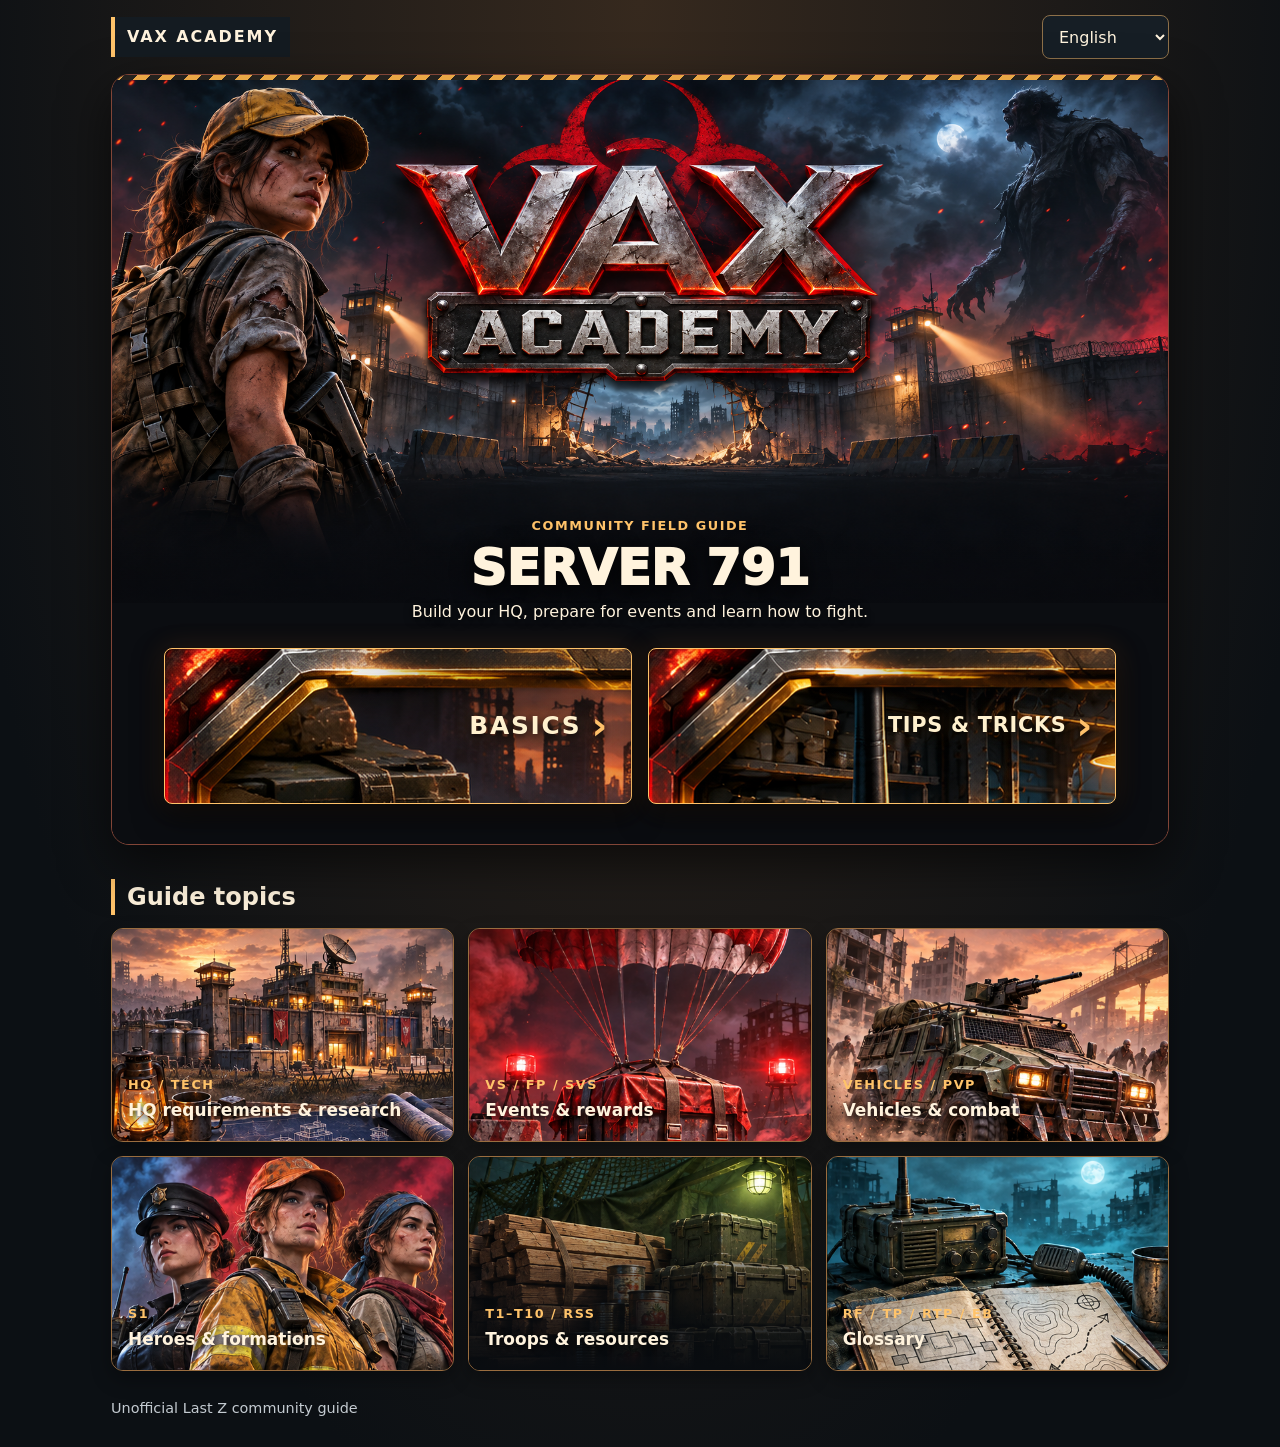
<file: index.html>
<!doctype html>
<html lang="en">
<head>
  <meta charset="utf-8">
  <meta name="viewport" content="width=device-width, initial-scale=1">
  <meta name="theme-color" content="#0c1014">
  <title>Last Z · Server 791</title>
  <style>
    :root {
      color-scheme: dark;
      --ink: #fff3dd;
      --muted: #c4cbd1;
      --gold: #ffc36a;
      --line: #414b52;
    }
    * { box-sizing: border-box; }
    body {
      margin: 0;
      background: radial-gradient(ellipse at top, #36291e, #0c1014 44rem);
      color: var(--ink);
      font: 16px/1.5 system-ui, sans-serif;
    }
    header, main, footer {
      max-width: 1110px;
      margin: auto;
      padding-inline: clamp(12px, 3vw, 26px);
    }
    header {
      min-height: 74px;
      display: flex;
      align-items: center;
      justify-content: space-between;
      gap: 12px;
    }
    .brand {
      background: #141b21;
      border-inline-start: 4px solid var(--gold);
      padding: 8px 12px;
      letter-spacing: .12em;
    }
    select {
      min-height: 44px;
      max-width: 52%;
      padding: 6px 12px;
      color: var(--ink);
      background: #161e25;
      border: 1px solid #8d7049;
      border-radius: 8px;
      font: inherit;
    }
    .hero {
      position: relative;
      overflow: hidden;
      min-height: clamp(360px, 45vw, 520px);
      display: flex;
      flex-direction: column;
      justify-content: flex-end;
      padding: clamp(20px, 6vw, 64px);
      border: 1px solid #9b7547;
      border-radius: 18px;
      background:
        linear-gradient(0deg, #080b0ff7 3%, #080b0f94 40%, #080b0f12 83%),
        url("./lastz-command.png") 72% center / cover no-repeat #262a2d;
      box-shadow: 0 18px 50px #0009;
    }
    .hero::before {
      content: "";
      position: absolute;
      inset: 0 0 auto;
      height: 5px;
      background: repeating-linear-gradient(135deg, #e9a746 0 9px, #25221e 9px 18px);
    }
    .tag {
      color: var(--gold);
      font-size: .8rem;
      font-weight: 850;
      letter-spacing: .12em;
      text-transform: uppercase;
    }
    h1 {
      margin: .12em 0;
      font-size: clamp(2.75rem, 9vw, 6rem);
      font-weight: 950;
      line-height: 1.02;
      text-transform: uppercase;
      text-shadow: 0 4px 22px #000;
    }
    .hero p {
      margin: 5px 0 0;
      max-width: 34rem;
      text-shadow: 0 2px 8px #000;
    }
    .quick {
      display: flex;
      flex-wrap: wrap;
      gap: 9px;
      margin-top: 20px;
    }
    .quick a {
      display: inline-flex;
      align-items: center;
      min-height: 44px;
      padding: 8px 15px;
      border: 1px solid var(--gold);
      border-radius: 8px;
      background: var(--gold);
      color: #17110a;
      font-weight: 800;
      text-decoration: none;
    }
    .quick a + a { color: var(--ink); background: #141a20; }
    .quick a:hover { filter: brightness(1.15); }
    :focus-visible { outline: 3px solid var(--gold); outline-offset: 3px; }
    h2 {
      margin: 34px 0 13px;
      padding-inline-start: 12px;
      border-inline-start: 4px solid var(--gold);
      scroll-margin-top: 14px;
    }
    .grid {
      display: grid;
      grid-template-columns: repeat(auto-fit, minmax(min(100%, 280px), 1fr));
      gap: 12px;
    }
    .card {
      display: flex;
      align-items: center;
      gap: 14px;
      min-width: 0;
      padding: 16px;
      background: linear-gradient(135deg, #283139, #141a20 78%);
      border: 1px solid var(--line);
      border-radius: 12px;
      box-shadow: 0 8px 20px #0005;
    }
    .card img {
      flex: 0 0 54px;
      width: 54px;
      height: 54px;
      padding: 5px;
      object-fit: contain;
      background: #0d1319;
      border: 1px solid #ffc36a55;
      border-radius: 9px;
    }
    .card h3 { margin: 2px 0; font-size: 1.06rem; }
    .card p { margin: 0; color: var(--muted); }
    .faction {
      border-inline-start: 4px solid var(--accent);
      background: linear-gradient(
        130deg, color-mix(in srgb, var(--accent) 20%, #161c22), #141a20
      );
    }
    footer { padding-block: 27px; color: var(--muted); font-size: .9rem; }
    @media (max-width: 560px) {
      .grid { grid-template-columns: 1fr; }
      .hero { background-position: 77% center; }
    }
    @media (prefers-reduced-motion: no-preference) {
      html { scroll-behavior: smooth; }
    }
      #guides { gap: 14px; }
    #guides .card {
      position: relative;
      isolation: isolate;
      overflow: hidden;
      align-items: flex-end;
      min-height: 185px;
      aspect-ratio: 1.6;
      border-color: #9a6d3f;
      background: #141a20;
    }
    #guides .card::before {
      content: "";
      position: absolute;
      inset: 0 0 auto;
      aspect-ratio: 1;
      background: url("./vax-guide-cards.png") var(--x) var(--y) / 300% 200% no-repeat;
      pointer-events: none;
    }
    #guides .card::after {
      content: "";
      position: absolute;
      inset: 0;
      background: linear-gradient(to top, #090c10 0%, #090c10cf 24%, transparent 80%);
      pointer-events: none;
    }
    #guides .card > div { position: relative; z-index: 1; }
    #guides .card > img { display: none; }
    #guides .card h3 { overflow-wrap: anywhere; text-shadow: 0 2px 8px #000; }
    #guides .card:nth-child(1) { --x: 0%; --y: 0%; }
    #guides .card:nth-child(2) { --x: 50%; --y: 0%; }
    #guides .card:nth-child(3) { --x: 100%; --y: 0%; }
    #guides .card:nth-child(4) { --x: 0%; --y: 100%; }
    #guides .card:nth-child(5) { --x: 50%; --y: 100%; }
    #guides .card:nth-child(6) { --x: 100%; --y: 100%; }
  .hero{display:block;min-height:0;padding:0;background:#0b0d11;border-color:#824537}
.masthead{display:block;width:100%;height:auto}
.hero-copy{position:relative;margin-top:clamp(-100px,-7vw,-24px);padding:0 clamp(16px,5vw,52px) clamp(18px,4vw,40px);text-align:center;background:linear-gradient(transparent,#0b0d11 54%)}
.hero-copy h1{font-size:clamp(1.55rem,4vw,3.1rem)}
.hero-copy p{margin-inline:auto}
.hero-copy .quick{justify-content:center}
a.card{color:inherit;text-decoration:none}a.card:hover{border-color:var(--gold);filter:brightness(1.12)}
a.card::after{content:"→";margin-inline-start:auto;color:var(--gold);font-weight:900} #guides a.card::after{display:none}.pending{color:var(--gold);display:block;margin-top:3px}
.basics-button {
 display:inline-flex;align-items:center;justify-content:space-between;gap:22px;
 min-width:238px;min-height:66px;padding:9px 20px 9px 10px;
 border:1px solid #ffd68c;border-radius:10px;color:#fff5df;
 background:linear-gradient(115deg,#42160f,#8e2e14 48%,#4b1b10);
 box-shadow:inset 0 1px 0 #ffe0a660,inset 0 -3px 0 #250a09,0 0 24px #ff6b2424,0 8px 20px #0008;
 font:900 1.15rem/1.2 system-ui,sans-serif;letter-spacing:.08em;text-transform:uppercase;
 text-shadow:0 2px 4px #000b;cursor:default;
}
.basics-icon {display:grid;place-items:center;width:44px;height:44px;border:1px solid #e6ac55;border-radius:8px;background:radial-gradient(circle at 40% 30%,#795329,#20160f 80%);color:#ffd88e;font-size:2rem}
.basics-arrow {color:#ffd38b;font-size:2rem}
.basics-button:hover {border-color:#fff1cd;background:linear-gradient(115deg,#552013,#a83b1b 48%,#61240f)}
@media(max-width:560px){.basics-button{width:min(100%,300px)}}

.hero-copy .quick {margin-top:24px}
.basics-button {
 position:relative;isolation:isolate;overflow:hidden;display:flex;
 width:390px;max-width:100%;min-width:0;min-height:0;aspect-ratio:3 / 1;
 justify-content:flex-end;align-items:center;gap:15px;
 padding:12px 28px 12px 42%;
 border:0;border-radius:12px;
 background:#171310 url("./vax-basics-button.png") center / cover no-repeat;
 box-shadow:0 12px 30px #000a,0 0 28px #ff8a2524;
 color:#fff1ce;text-shadow:0 3px 8px #000,0 0 20px #ffa64e55;
 font:900 clamp(1.25rem,4vw,1.85rem)/1.1 system-ui,sans-serif;
 letter-spacing:.07em;cursor:default;
}
.basics-button::before {
 content:"";position:absolute;inset:0;z-index:-1;
 background:linear-gradient(90deg,transparent 35%,#090b0e33 55%,#090b0e11);
}
.basics-button:hover {
 background:#171310 url("./vax-basics-button.png") center / cover no-repeat;
 filter:brightness(1.13);border:0;
}
.basics-label{position:relative}
.basics-arrow{font-size:2.4rem;line-height:1;color:#ffc16a}
@media(max-width:560px){
 .basics-button{width:360px;padding-inline-end:23px;gap:10px}
}
@media(prefers-reduced-motion:no-preference){
 .basics-button{transition:filter .2s,transform .2s}
 .basics-button:hover{transform:translateY(-2px)}
}

.hero-copy .quick {
 display:grid;
 grid-template-columns:repeat(2,minmax(0,1fr));
 justify-content:start;
 gap:16px;
 width:100%;
 direction:ltr;
}
.hero-copy .quick .basics-button {
 --button-art:url("./vax-basics-button.png");
 width:100%;max-width:none;
 background-image:var(--button-art);
 gap:10px;
 padding-inline:43% 22px;
 font-size:clamp(1rem,2.4vw,1.55rem);
}
.hero-copy .quick .tips-button {
 --button-art:url("./vax-tips-tricks-button.png");
 font-size:clamp(.95rem,2vw,1.3rem);
 letter-spacing:.035em;
}
.hero-copy .quick .basics-button:hover {background-image:var(--button-art)}
.basics-label {white-space:nowrap}
@media(max-width:650px) {
 .hero-copy .quick {grid-template-columns:minmax(0,1fr);gap:12px}
 .hero-copy .quick .basics-button {width:100%;font-size:clamp(1rem,5vw,1.65rem);padding-inline:43% 22px}
 .hero-copy .quick .tips-button {font-size:clamp(.95rem,4.2vw,1.4rem)}
}
.hero-copy .quick a.basics-button{cursor:pointer;text-decoration:none;color:#fff1ce}.hero-copy .quick a.basics-button:hover{background-color:#171310}</style>
</head>
<body>
  <header>
    <strong class="brand" dir="ltr">VAX ACADEMY</strong>
    <select id="language" aria-label="Language">
      <option value="en">English</option>
      <option value="es">Español</option>
      <option value="pt">Português</option>
      <option value="fr">Français</option>
      <option value="ro">Română</option>
      <option value="ar">العربية</option>
      <option value="de">Deutsch</option>
      <option value="zh">简体中文</option>
      <option value="ko">한국어</option>
    </select>
  </header>

  <main>
    <section class="hero"><img class="masthead" src="./vax-academy-banner.png" width="1774" height="887" alt="VAX Academy" fetchpriority="high"><div class="hero-copy">
      <span class="tag" id="tag">Community field guide</span>
      <h1 id="title">Server 791</h1>
      <p id="intro">Build your HQ, prepare for events and learn how to fight.</p>
      <nav class="quick">
        <a id="basics-link" class="basics-button" href="./basics.html"><span class="basics-label">Basics</span><span class="basics-arrow" aria-hidden="true">›</span></a>
        <a id="tips-link" class="basics-button tips-button" href="./tips.html"><span class="basics-label">Tips &amp; Tricks</span><span class="basics-arrow" aria-hidden="true">›</span></a>
      </nav></div>
    </section>

    <h2 id="guide-title">Guide topics</h2>
    <section class="grid" id="guides" aria-labelledby="guide-title"></section>


  </main>

  <footer id="footer">Unofficial Last Z community guide</footer>

  <script>
    const translations = {
      en: ["Language","Community field guide","Server 791","Build your HQ, prepare for events and learn how to fight.","Guide topics","Season 1 factions","Unofficial Last Z community guide","HQ requirements & research|Events & rewards|Vehicles & combat|Heroes & formations|Troops & resources|Glossary","Assaulters|Shooters|Riders"],
      es: ["Idioma","Guía de la comunidad","Servidor 791","Mejora tu HQ, prepara los eventos y aprende a combatir.","Temas de la guía","Facciones de la temporada 1","Guía no oficial de la comunidad de Last Z","Requisitos del HQ e investigación|Eventos y recompensas|Vehículos y combate|Héroes y formaciones|Tropas y recursos|Glosario","Asalto|Tiradores|Jinetes"],
      pt: ["Idioma","Guia da comunidade","Servidor 791","Melhore seu QG, prepare-se para os eventos e aprenda a lutar.","Tópicos do guia","Facções da temporada 1","Guia não oficial da comunidade de Last Z","Requisitos do QG e pesquisa|Eventos e recompensas|Veículos e combate|Heróis e formações|Tropas e recursos|Glossário","Assalto|Atiradores|Cavaleiros"],
      fr: ["Langue","Guide communautaire","Serveur 791","Améliorez votre QG, préparez les événements et apprenez à combattre.","Rubriques du guide","Factions de la saison 1","Guide communautaire non officiel de Last Z","Prérequis du QG et recherche|Événements et récompenses|Véhicules et combat|Héros et formations|Troupes et ressources|Glossaire","Assaut|Tireurs|Cavaliers"],
      ro: ["Limbă","Ghidul comunității","Serverul 791","Dezvoltă-ți baza, pregătește-te pentru evenimente și învață să lupți.","Secțiunile ghidului","Facțiunile sezonului 1","Ghid neoficial al comunității Last Z","Cerințe HQ și cercetare|Evenimente și recompense|Vehicule și luptă|Eroi și formații|Trupe și resurse|Glosar","Trupe de asalt|Trăgători|Călăreți"],
      ar: ["اللغة","دليل المجتمع","الخادم 791","طوّر مقرّك واستعد للفعاليات وتعلّم القتال.","أقسام الدليل","فصائل الموسم الأول","دليل غير رسمي لمجتمع Last Z","متطلبات المقر والأبحاث|الفعاليات والمكافآت|المركبات والقتال|الأبطال والتشكيلات|القوات والموارد|المصطلحات","قوات الاقتحام|الرماة|الفرسان"],
      de: ["Sprache","Community-Leitfaden","Server 791","Baue dein HQ aus, bereite dich auf Events vor und lerne zu kämpfen.","Themen","Fraktionen der ersten Saison","Inoffizieller Community-Leitfaden für Last Z","HQ-Voraussetzungen und Forschung|Events und Belohnungen|Fahrzeuge und Kampf|Helden und Formationen|Truppen und Ressourcen|Glossar","Sturmtruppen|Schützen|Reiter"],
      zh: ["语言","社区攻略","791 服","升级总部、备战活动，掌握战斗技巧。","攻略主题","第 1 赛季阵营","Last Z 非官方社区攻略","总部升级条件与科技研究|活动与奖励|载具与战斗|英雄与阵容|部队与资源|术语表","突击兵|射手|骑兵"],
      ko: ["언어","커뮤니티 가이드","791 서버","본부를 강화하고 이벤트에 대비하며 전투를 배워 보세요.","가이드 주제","시즌 1 진영","Last Z 비공식 커뮤니티 가이드","본부 업그레이드 조건과 연구|이벤트와 보상|차량과 전투|영웅과 편성|병력과 자원|용어집","돌격병|사수|기병"]
    };

    const discord = id => `https://discord.com/assets/${id}.svg`;
    const topics = [
      ["HQ / TECH", discord("e7f086418e908e40")],
      ["VS / FP / SvS", discord("51cc7794c9a923de")],
      ["VEHICLES / PvP", discord("136310de891799f5")],
      ["S1", "https://lz.qyjoy.vip/icons/heroes/katrina.png"],
      ["T1–T10 / RSS", discord("f47303e69e4ed29d")],
      ["RF / TP / RTP / EB", discord("7ba122c696e2d432")]
    ];
    const factions = [
      ["Blood Rose", "blood-rose", "#ff647d"],
      ["Wings of Dawn", "wings-of-dawn", "#6bacff"],
      ["Guard of Order", "guard-of-order", "#ff9b4f"]
    ];
    const $ = id => document.getElementById(id);

    function card(icon, title, tag, detail, accent) {
      const article = document.createElement("article");
      article.className = accent ? "card faction" : "card";
      if (accent) article.style.setProperty("--accent", accent);

      const img = document.createElement("img");
      img.src = icon;
      img.alt = "";
      img.loading = "lazy";
      img.width = img.height = 54;
      img.addEventListener("error", () => img.remove(), { once: true });

      const text = document.createElement("div");
      if (tag) {
        const label = document.createElement("span");
        label.className = "tag";
        label.dir = "ltr";
        label.textContent = tag;
        text.append(label);
      }
      const heading = document.createElement("h3");
      const name = document.createElement("bdi");
      name.textContent = title;
      heading.append(name);
      text.append(heading);

      if (detail) {
        const paragraph = document.createElement("p");
        paragraph.textContent = detail;
        text.append(paragraph);
      }
      article.append(img, text);
      return article;
    }

    function render(lang) {
      $("tips-link").href = "./tips.html?lang=" + lang;
      $("basics-link").href = "./basics.html?lang=" + lang;
      const [label, tag, title, intro, guides, factionTitle, footer, names, units] = translations[lang];
      document.documentElement.lang = lang === "zh" ? "zh-Hans" : lang;
      document.documentElement.dir = lang === "ar" ? "rtl" : "ltr";
      document.title = `Last Z · ${title}`;
      $("language").setAttribute("aria-label", label);

      Object.entries({
        tag, title, intro, footer,
        "guide-title": guides
      }).forEach(([id, value]) => $(id).textContent = value);

      $("guides").replaceChildren(...names.split("|").map((name, i) => {
        const [code, icon] = topics[i];
        if (i === 0 || i === 1 || i === 2 || i === 3 || i === 5) {
          const tile = card(icon, name, code);
          const link = document.createElement("a");
          link.className = tile.className;
          const routes = {0: "hq", 1: "events", 2: "vehicles", 3: "heroes", 5: "glossary"};
          link.href = "./" + routes[i] + ".html?lang=" + lang;
          link.append(...tile.childNodes);
          return link;
        }
        return card(icon, name, code);
      }));
    }

    const preference = "last-z-791-language";
    let lang = (navigator.language || "en").split("-")[0];
    try { lang = localStorage.getItem(preference) || lang; } catch {}
    if (!Object.prototype.hasOwnProperty.call(translations, lang)) lang = "en";
    $("language").value = lang;
    render(lang);

    $("language").addEventListener("change", event => {
      const choice = event.target.value;
      render(choice);
      try { localStorage.setItem(preference, choice); } catch {}
    });
  </script>
</body>
</html>
</file>
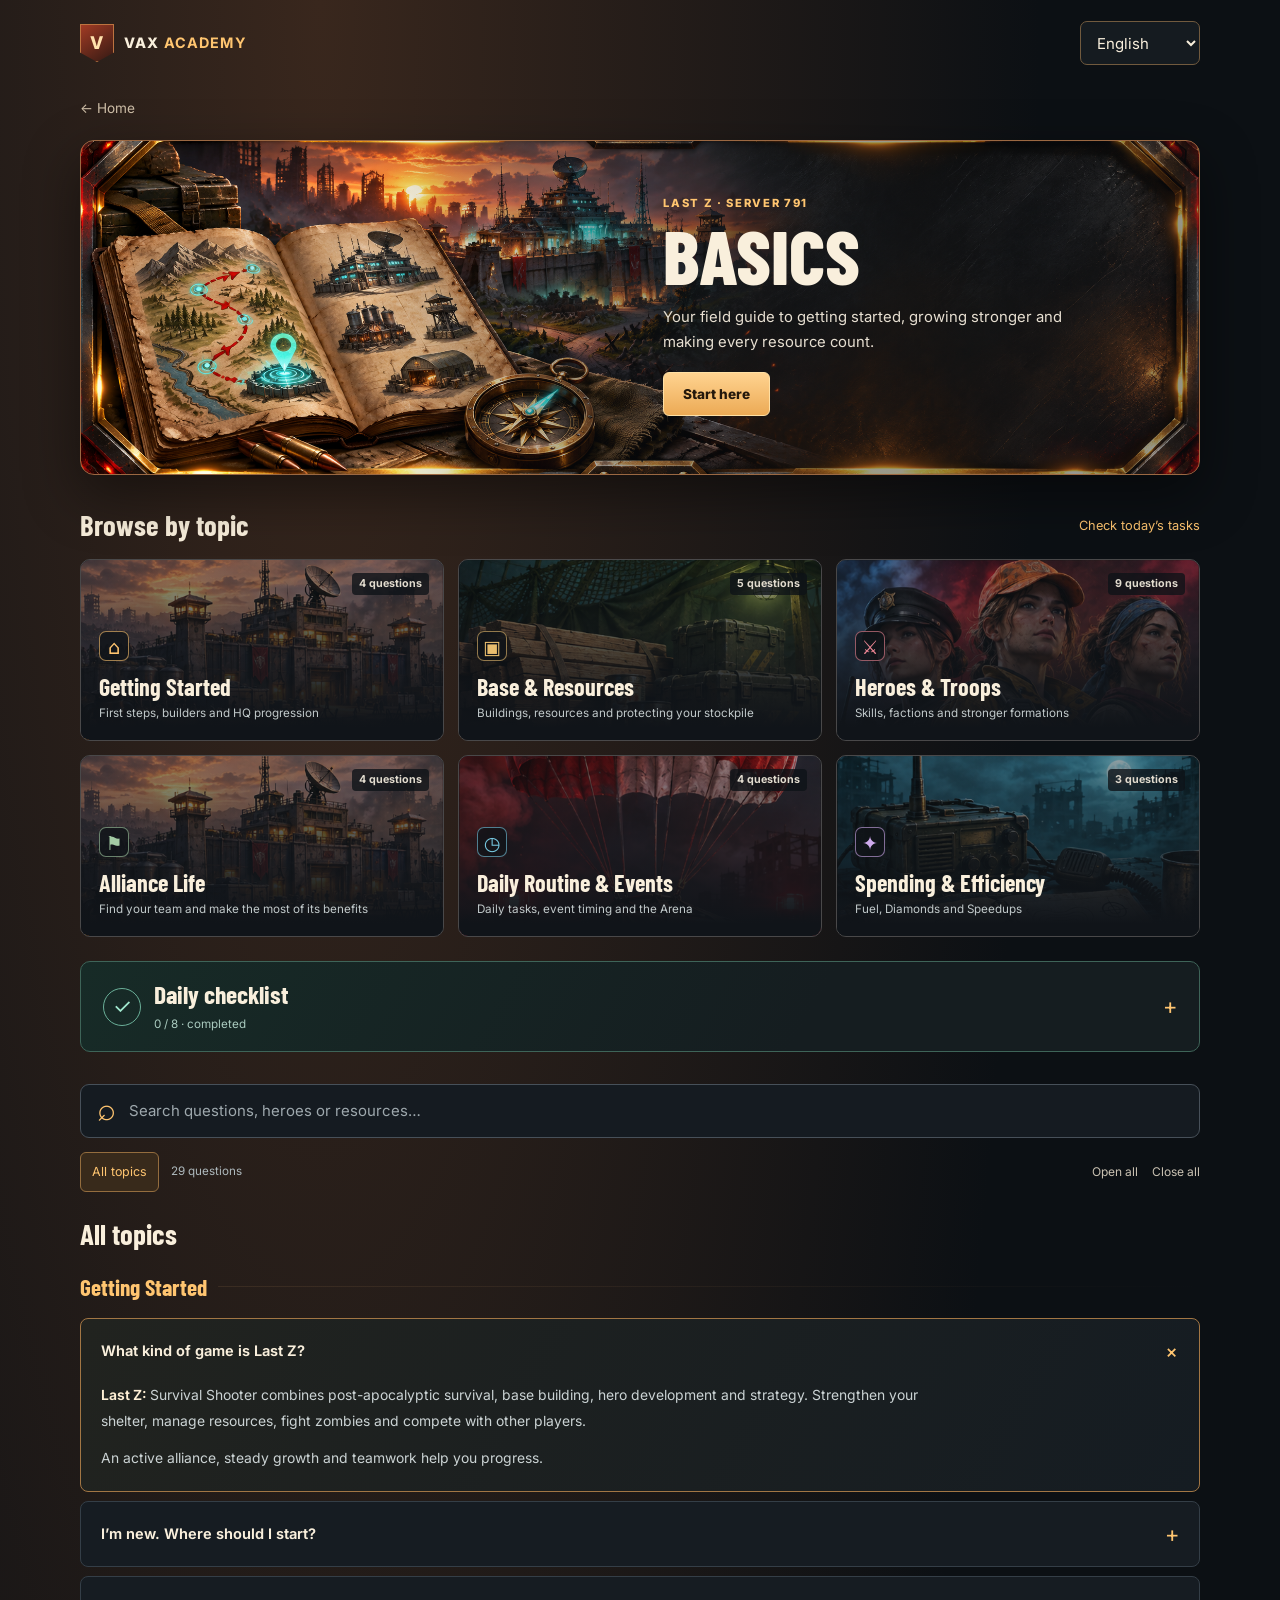
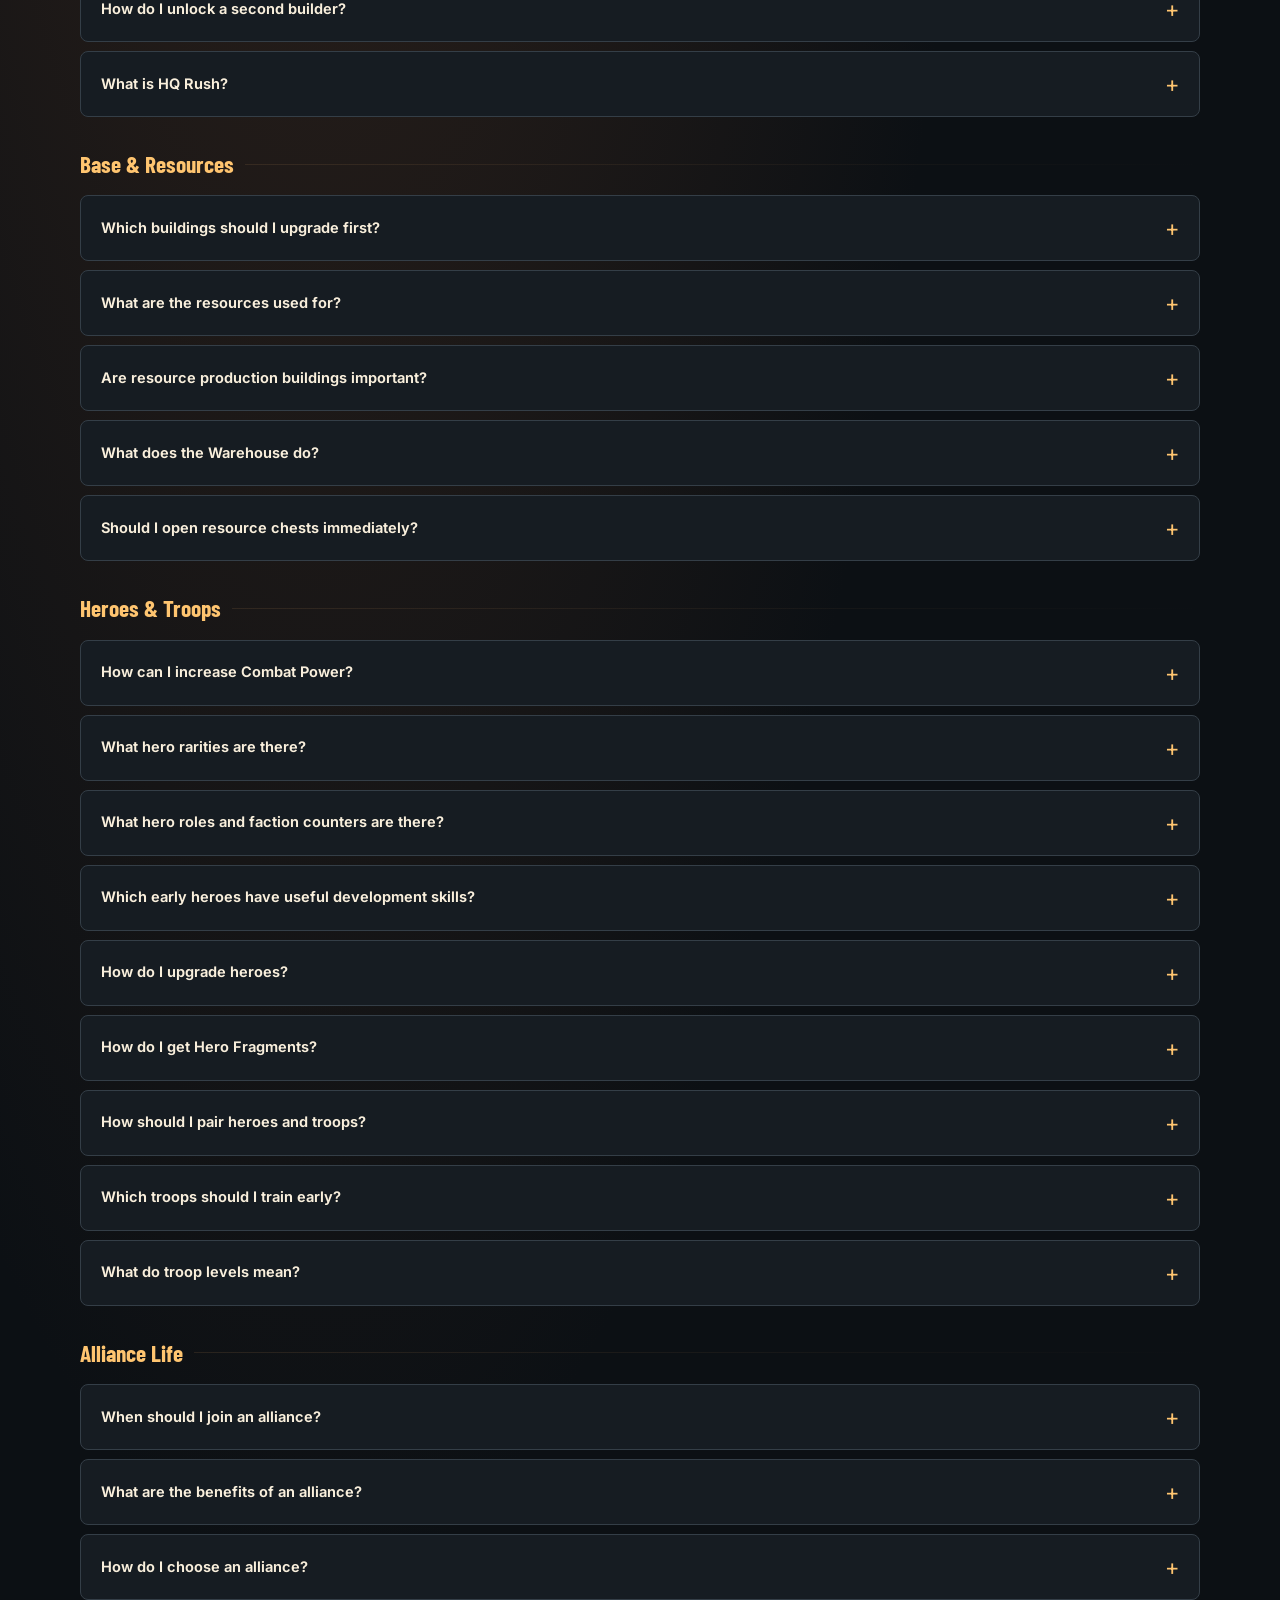
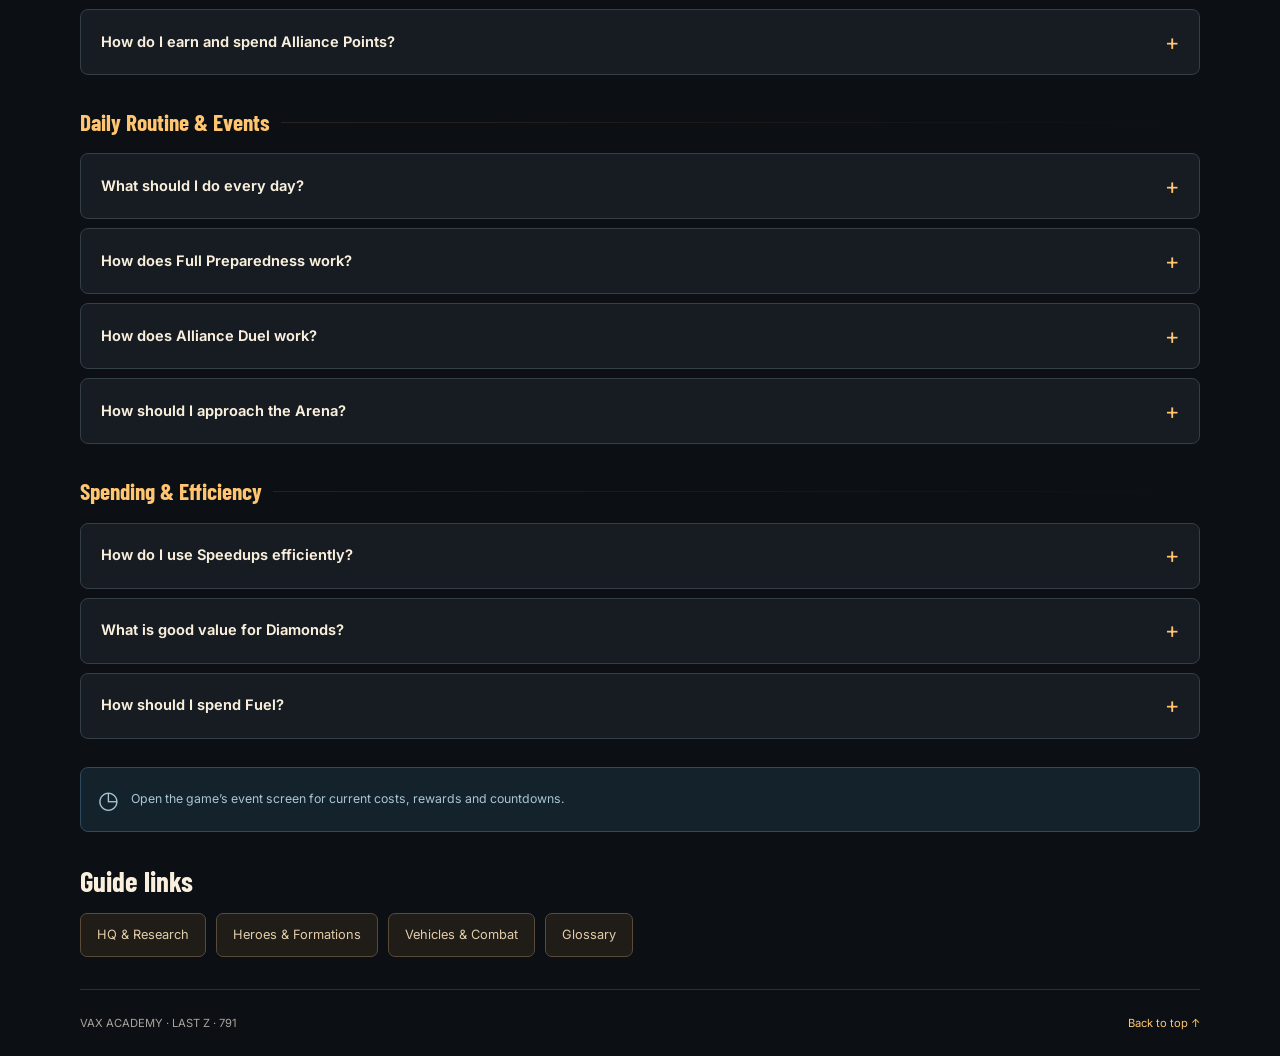
<file: basics.html>
<!doctype html>
<html lang="en">
<head>
<meta charset="utf-8">
<meta name="viewport" content="width=device-width,initial-scale=1">
<meta name="theme-color" content="#101318">
<title>Basics · VAX Academy</title>
<link rel="preconnect" href="https://fonts.googleapis.com">
<link rel="preconnect" href="https://fonts.gstatic.com" crossorigin>
<link href="https://fonts.googleapis.com/css2?family=Barlow+Condensed:wght@600;700;800&family=Inter:wght@400;500;600;700;800&display=swap" rel="stylesheet">
<link rel="stylesheet" href="./basics.css">
<script src="./basics-data.js" defer></script>
<script src="./basics.js" defer></script>
</head>
<body id="top">
<header class="site-header shell">
<a class="brand" href="./index.html" aria-label="VAX Academy home"><span class="brand-mark" aria-hidden="true">V</span><span>VAX <b>ACADEMY</b></span></a>
<label class="language-control"><span class="sr-only" id="language-label">Language</span><select id="language" aria-labelledby="language-label">
<option value="en">English</option><option value="es">Español</option><option value="pt">Português</option><option value="fr">Français</option><option value="ro">Română</option><option value="de">Deutsch</option><option value="zh">简体中文</option><option value="ko">한국어</option><option value="ar">العربية</option>
</select></label>
</header>
<main class="shell">
<a class="back" href="./index.html" id="home">← Home</a>
<section class="hero" aria-labelledby="page-title">
<div class="hero-copy"><span class="eyebrow" dir="ltr">LAST Z · SERVER 791</span><h1 id="page-title">Basics</h1><p id="intro"></p><a class="hero-cta" href="#topics" id="start-link">Start here</a></div>
</section>
<section id="topics" aria-labelledby="topics-title">
<div class="section-heading"><h2 id="topics-title">Browse by topic</h2><a href="#routine" id="routine-link">Check today’s tasks</a></div>
<div class="topic-grid" id="topic-grid"></div>
</section>
<section class="routine" id="routine" aria-labelledby="daily-title">
<details id="daily-panel">
<summary><span class="routine-icon" aria-hidden="true">✓</span><span class="routine-heading"><strong id="daily-title">Daily checklist</strong><span id="daily-progress" role="status" aria-live="polite"></span></span><span class="toggle" aria-hidden="true">+</span></summary>
<div class="routine-body"><p id="daily-help"></p><progress id="daily-meter" max="8" value="0" aria-label="Daily progress"></progress><div class="checklist" id="checklist"></div><button class="text-button" id="reset-checklist" type="button">Reset checklist</button></div>
</details>
</section>
<section id="guide" aria-labelledby="faq-title">
<div class="search-bar">
<label class="search-wrap"><span class="search-icon" aria-hidden="true">⌕</span><span class="sr-only" id="search-label">Search the guide</span><input id="search" type="search" aria-labelledby="search-label" autocomplete="off" placeholder="Search questions, heroes or resources…"></label>
<button class="clear-button" id="clear-search" type="button" hidden>Clear search</button>
</div>
<div class="faq-toolbar"><div class="active-filter"><button id="all-topics" type="button" aria-pressed="true">All topics</button><span id="result-count" role="status" aria-live="polite"></span></div><div class="expand-controls"><button id="expand" type="button">Open all</button><button id="collapse" type="button">Close all</button></div></div>
<h2 id="faq-title">All topics</h2>
<div id="questions"></div>
<p id="no-results" class="empty" hidden></p>
<aside class="event-note"><span aria-hidden="true">◷</span><p id="event-note"></p></aside>
</section>
<section class="related" aria-labelledby="related-title"><h2 id="related-title">Guide links</h2><nav id="related-links"></nav></section>
</main>
<footer class="shell"><span dir="ltr">VAX ACADEMY · LAST Z · 791</span><a id="back-top" href="#top">Back to top ↑</a></footer>
<noscript><p class="shell">Please enable JavaScript to read the guide and choose a language.</p></noscript>
</body>
</html>
</file>
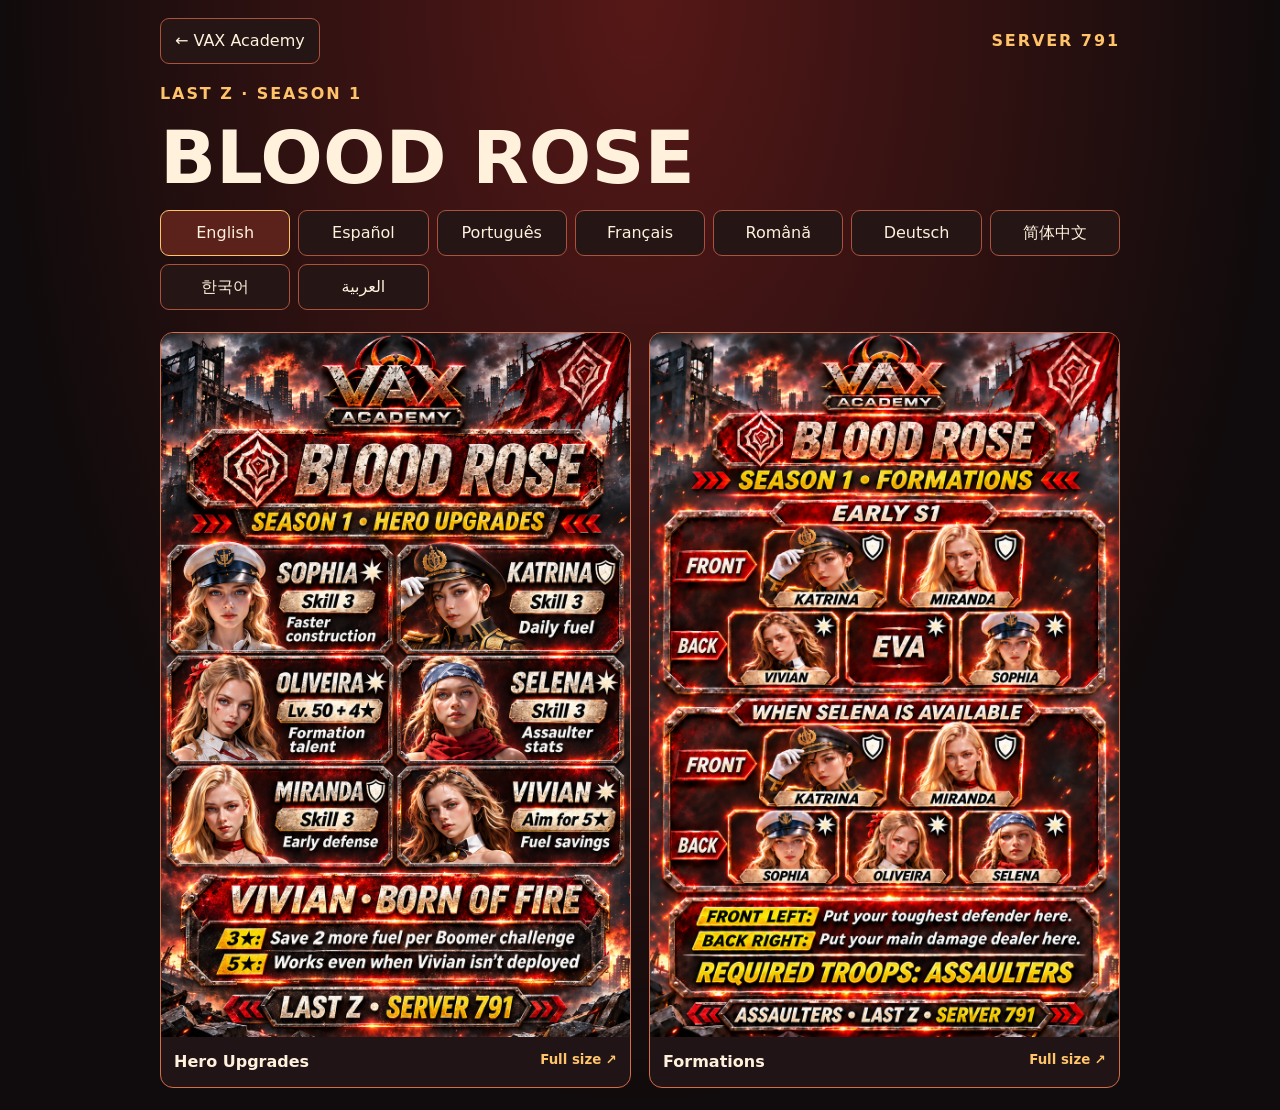
<file: blood-rose.html>
<!doctype html>
<html lang="en">
<head>
<meta charset="utf-8">
<meta name="viewport" content="width=device-width, initial-scale=1">
<meta name="theme-color" content="#100b0c">
<title>Blood Rose S1 · VAX Academy</title>
<style>
*{box-sizing:border-box}body{margin:0;color:#fff1dc;background:radial-gradient(ellipse at top,#561817,#100b0c 40rem);font:16px/1.5 system-ui,sans-serif}header,main{width:min(100% - 28px,960px);margin:auto}header{padding:18px 0;display:flex;justify-content:space-between;gap:12px;align-items:center}a{color:inherit}header a,.language{padding:10px 14px;border:1px solid #ab523d;border-radius:9px;background:#251515;text-decoration:none}h1{font-size:clamp(2rem,8vw,4.6rem);line-height:1;margin:.2em 0;text-transform:uppercase}.label{color:#ffc36a;font-weight:850;letter-spacing:.12em}p{color:#e2cebf}.gallery{display:grid;grid-template-columns:repeat(auto-fit,minmax(min(100%,340px),1fr));gap:18px;margin:22px 0}.poster{display:block;overflow:hidden;border:1px solid #d46d48;border-radius:13px;background:#211416;text-decoration:none}.poster:hover{border-color:#ffc36a}img{display:block;width:100%;height:auto}.caption{display:flex;flex-wrap:wrap;justify-content:space-between;gap:4px 12px;padding:13px;font-weight:750}.caption small{color:#ffc36a}:focus-visible{outline:3px solid #ffc36a;outline-offset:3px}
.languages{display:grid;grid-template-columns:repeat(auto-fit,minmax(130px,1fr));gap:8px;margin:16px 0}.language[aria-current=true]{border-color:#ffc36a;background:#5b211b}.language{text-align:center}</style>
</head>
<body><header><a href="./index.html">← VAX Academy</a><span class="label" dir="ltr">SERVER 791</span></header><main><div class="label" id="season">LAST Z · SEASON 1</div><h1><bdi>Blood Rose</bdi></h1><nav class="languages" aria-label="Language"><a class="language" lang="en" href="?lang=en">English</a><a class="language" lang="es" href="?lang=es">Español</a><a class="language" lang="pt" href="?lang=pt">Português</a><a class="language" lang="fr" href="?lang=fr">Français</a><a class="language" lang="ro" href="?lang=ro">Română</a><a class="language" lang="de" href="?lang=de">Deutsch</a><a class="language" lang="zh-Hans" href="?lang=zh">简体中文</a><a class="language" lang="ko" href="?lang=ko">한국어</a><a class="language" lang="ar" href="?lang=ar">العربية</a></nav><section class="gallery" aria-label="Blood Rose"></section></main><script>const labels={"en":["English","SEASON 1","Hero Upgrades","Formations","Full size ↗"],"es":["Español","TEMPORADA 1","Mejoras de héroes","Formaciones","Tamaño completo ↗"],"pt":["Português","TEMPORADA 1","Melhorias de heróis","Formações","Ver em tamanho real"],"fr":["Français","SAISON 1","Amélioration des héros","Formations","Voir en taille réelle"],"ro":["Română","SEZONUL 1","Îmbunătățirea eroilor","Formații","Vezi la dimensiune completă"],"de":["Deutsch","SAISON 1","Helden verbessern","Aufstellungen","In voller Größe öffnen"],"zh":["简体中文","第 1 赛季","英雄培养","阵容站位","查看原图"],"ko":["한국어","시즌 1","영웅 육성","편성 배치","원본 크기로 보기"],"ar":["العربية","الموسم الأول","ترقية الأبطال","التشكيلات","افتح بالحجم الكامل"]};
const key="last-z-791-language";
const requested=new URLSearchParams(location.search).get("lang");
let saved; try {saved=localStorage.getItem(key)} catch {}
const valid=k=>Object.prototype.hasOwnProperty.call(labels,k);
const lang=[requested,saved,navigator.language.split("-")[0],"en"].find(valid);
try{if(valid(requested))localStorage.setItem(key,lang)}catch{}
document.documentElement.lang=lang==="zh"?"zh-Hans":lang;
document.documentElement.dir=lang==="ar"?"rtl":"ltr";
document.querySelector('.language[href="?lang='+lang+'"]').setAttribute("aria-current","true");
document.querySelector("#season").textContent="LAST Z · "+labels[lang][1];
const ext=["en","es"].includes(lang)?"png":"svg";
for(const [i,section] of ["upgrades","formations"].entries()){
 const title=labels[lang][i+2],a=document.createElement("a"),img=document.createElement("img"),label=document.createElement("span"),small=document.createElement("small");
 a.className="poster";a.href="./blood-rose-"+section+"-"+lang+"."+ext;
 img.src=a.href;img.alt="Blood Rose · "+title;img.width=1024;img.height=1536;
 label.className="caption";label.append(title);small.textContent=labels[lang][4];label.append(small);a.append(img,label);document.querySelector(".gallery").append(a);
}</script></body></html>
</file>
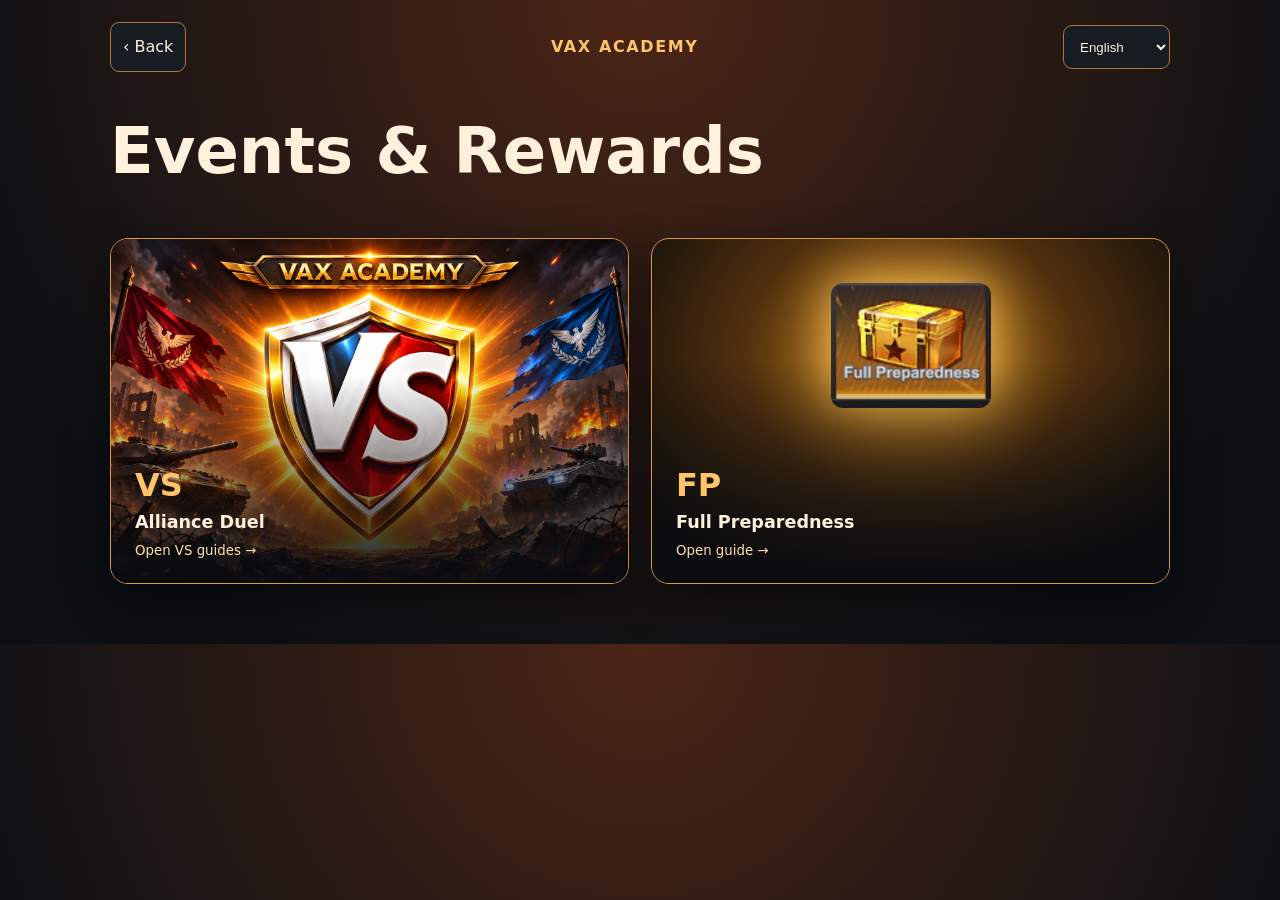
<file: events.html>
<!doctype html><html lang="en"><head><meta charset="utf-8"><meta name="viewport" content="width=device-width,initial-scale=1"><meta name="theme-color" content="#140e0b"><title>VAX Academy · VS</title><link rel="stylesheet" href="./events-vs.css"><script src="./fp-data.js" defer></script><script src="./events-vs.js?v=fp1" defer></script></head><body data-page="events"><header><a id="back" href="./index.html">‹ Back</a><span class="brand">VAX ACADEMY</span><select id="language" aria-label="Language"><option value="en">English</option><option value="es">Español</option><option value="pt">Português</option><option value="fr">Français</option><option value="ro">Română</option><option value="de">Deutsch</option><option value="zh">简体中文</option><option value="ko">한국어</option><option value="ar">العربية</option></select></header><main><h1 id="title">Events &amp; Rewards</h1><a class="event-card" id="vs-link" href="./vs.html"><img src="./vax-vs-button.png" alt="" width="1536" height="1024"><div class="card-copy"><strong>VS</strong><span id="vs-name">Alliance Duel</span><small id="vs-open">Open VS guides →</small></div></a><a class="event-card fp-card" id="fp-link" href="./full-preparedness.html"><div class="fp-chest" aria-hidden="true"><img src="./fp-chest-icon.png" alt=""></div><div class="card-copy"><strong>FP</strong><span id="fp-name">Full Preparedness</span><small id="fp-open">Open guide →</small></div></a></main></body></html>
</file>
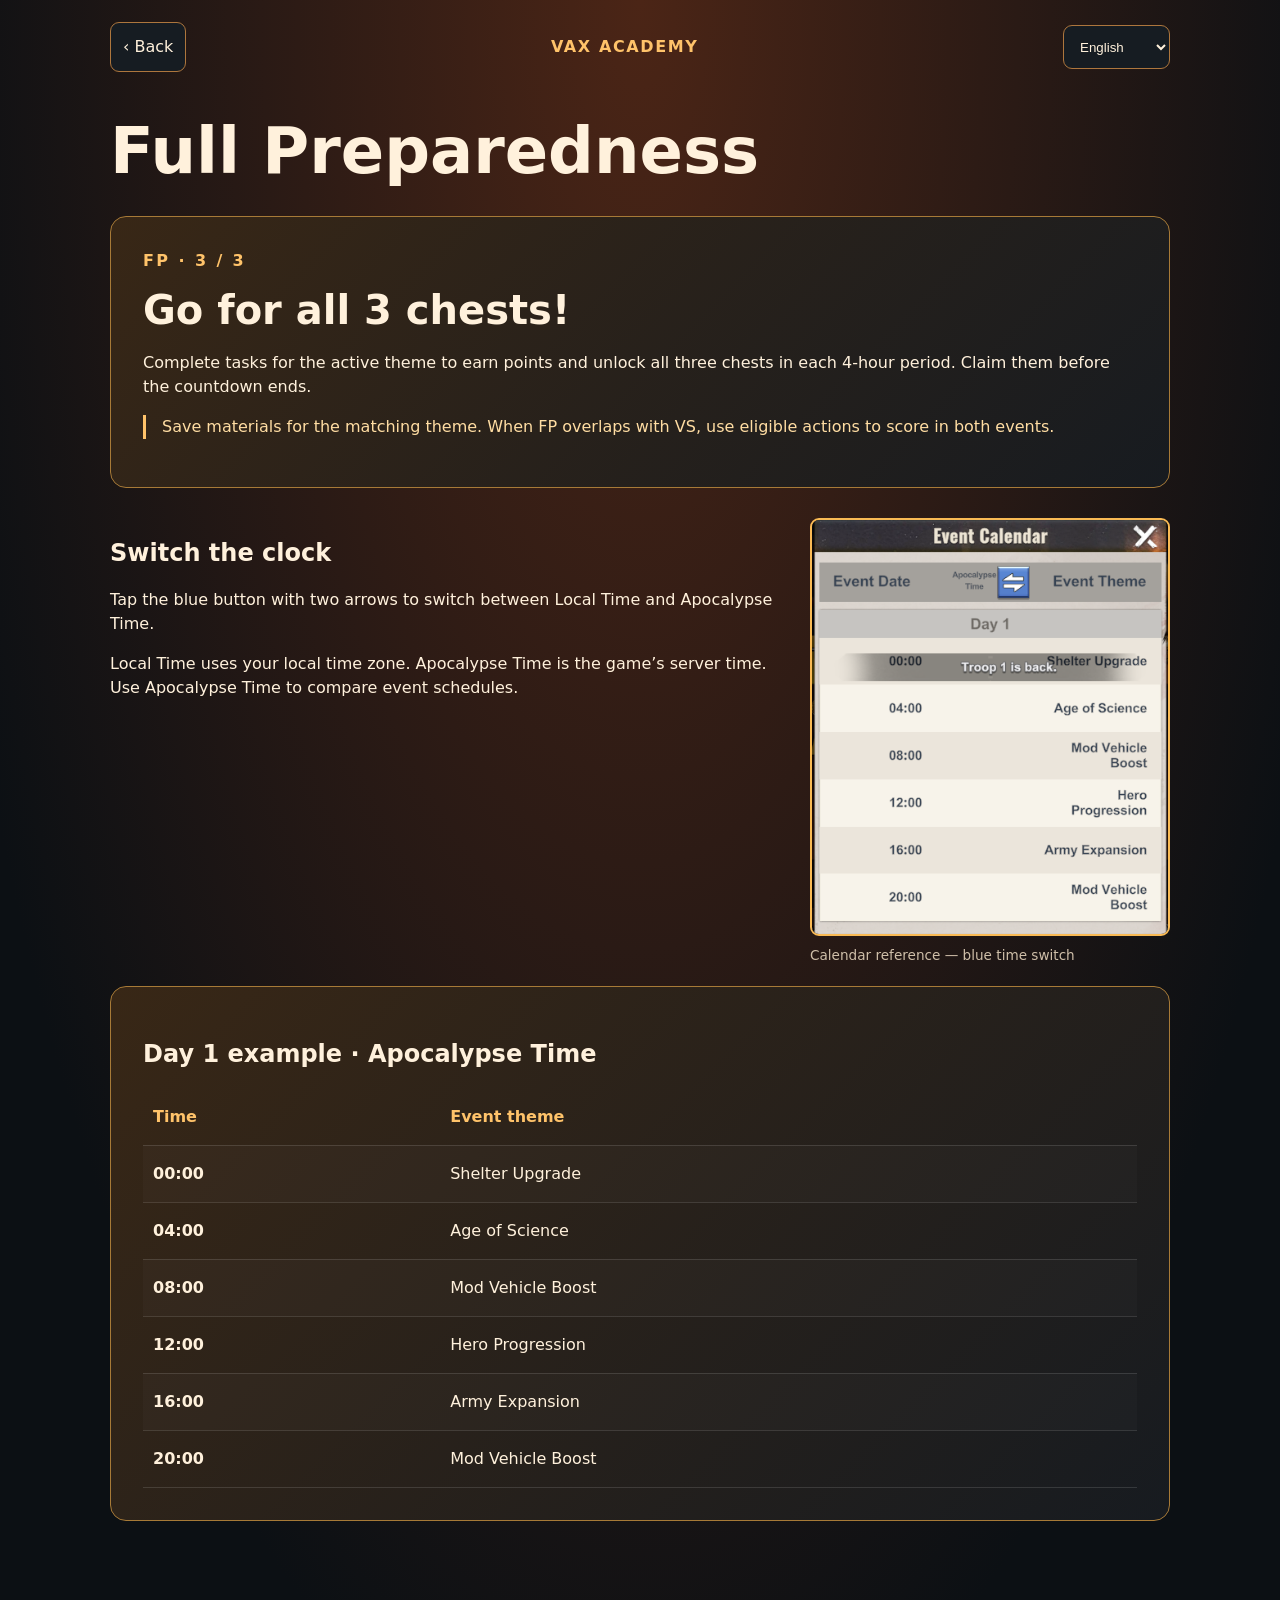
<file: full-preparedness.html>
<!doctype html><html lang="en"><head><meta charset="utf-8"><meta name="viewport" content="width=device-width,initial-scale=1"><title>Full Preparedness · VAX Academy</title><link rel="stylesheet" href="./events-vs.css?v=fp1"><script src="./fp-data.js" defer></script><script src="./fp.js" defer></script></head><body><header><a id="back" href="./events.html">Back</a><span class="brand">VAX ACADEMY</span><select id="language" aria-label="Language"><option value="en">English</option><option value="es">Español</option><option value="pt">Português</option><option value="fr">Français</option><option value="ro">Română</option><option value="de">Deutsch</option><option value="zh">简体中文</option><option value="ko">한국어</option><option value="ar">العربية</option></select></header><main><h1 id="title">Full Preparedness</h1><section class="fp-summary"><span class="eyebrow">FP · 3 / 3</span><h2 id="summary-title"></h2><p id="summary"></p><p class="fp-tip" id="tip"></p></section><section class="clock-layout"><div><h2 id="clock-title"></h2><p id="clock-instruction"></p><p id="clock-detail"></p></div><figure class="calendar-reference"><a href="./fp-calendar-reference.png"><img src="./fp-calendar-reference.png" width="434" height="506" id="reference" alt="Event Calendar"></a><figcaption id="reference-caption"></figcaption></figure></section><section class="schedule"><h2 id="schedule-title"></h2><table><thead><tr><th id="time-label"></th><th id="theme-label"></th></tr></thead><tbody id="rows"></tbody></table></section></main></body></html>
</file>
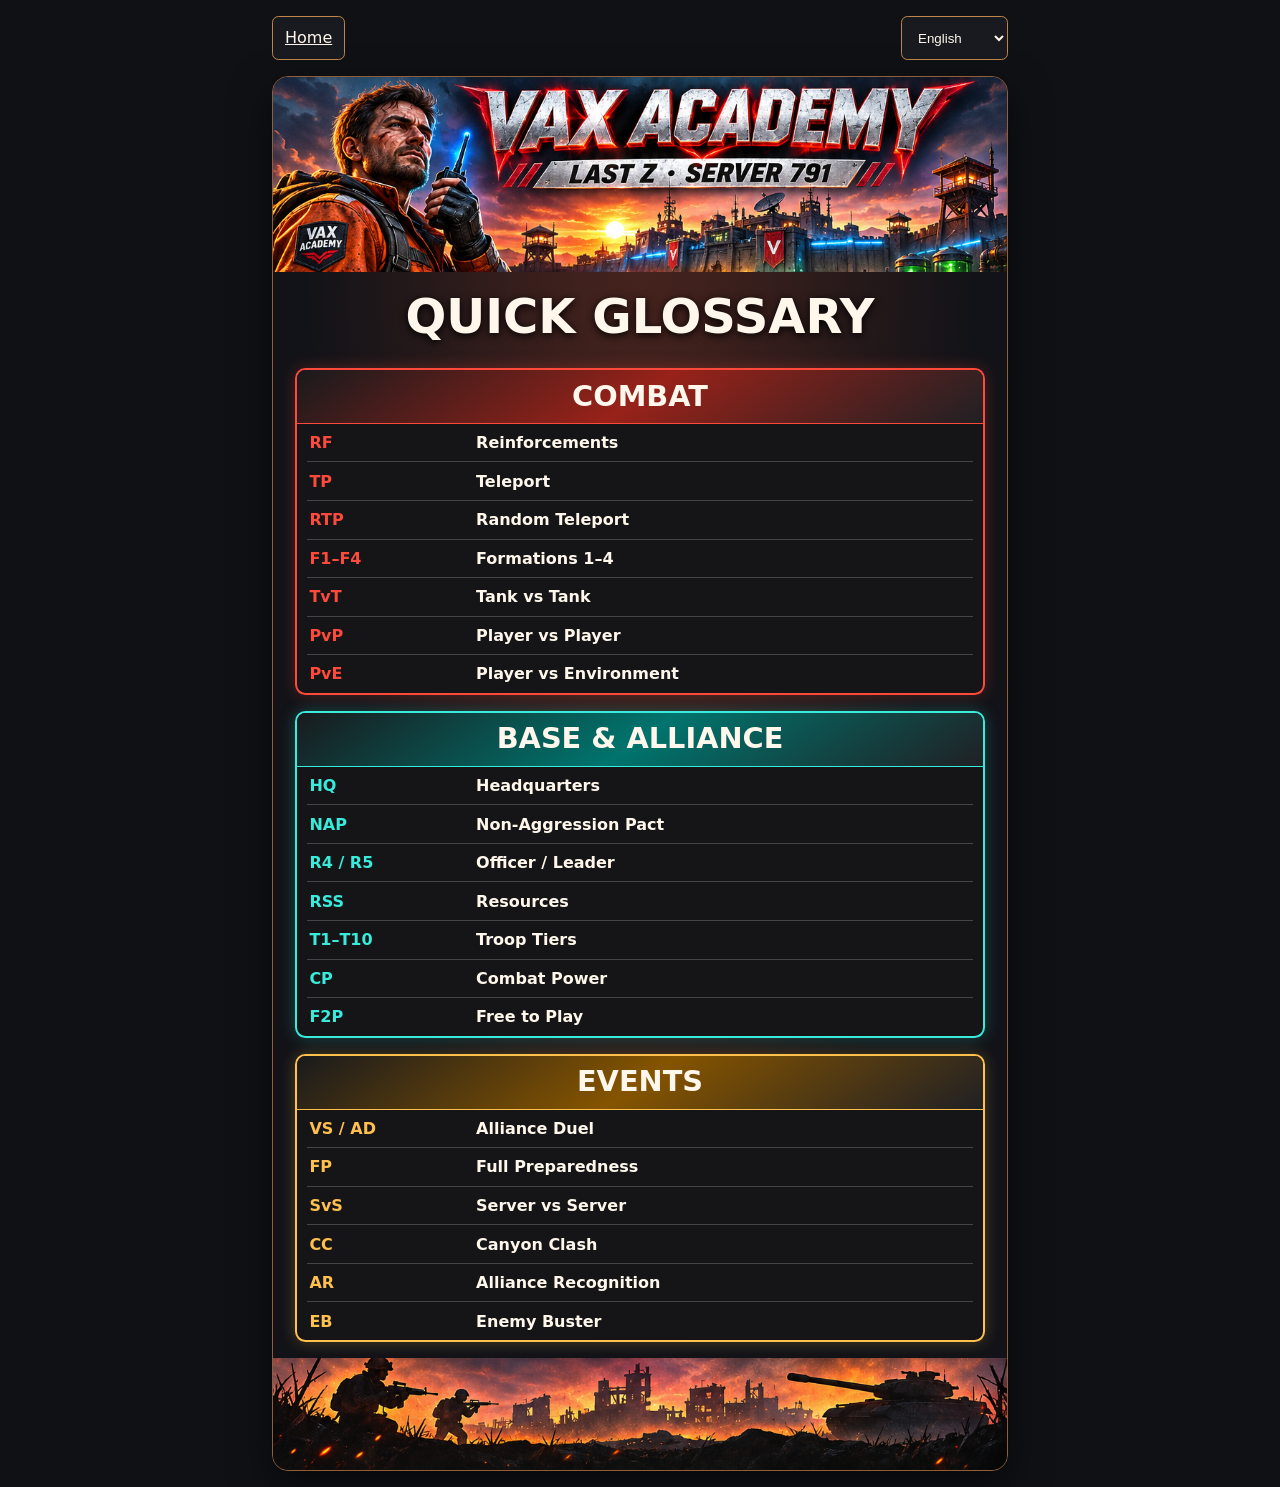
<file: glossary.html>
<!doctype html>
<html lang="en">
<head>
<meta charset="utf-8">
<meta name="viewport" content="width=device-width, initial-scale=1">
<title>Quick Glossary · VAX Academy</title>
<style>
*{box-sizing:border-box}
body{margin:0;background:#101115;color:#fff7eb;font:1rem/1.45 system-ui,sans-serif}
main{max-width:48rem;margin:auto;padding:1rem}
nav{display:flex;justify-content:space-between;align-items:center;gap:1rem;margin-bottom:1rem}
a,select{color:inherit}
nav a,select{display:inline-grid;align-items:center;min-height:44px;border:1px solid #bd8549;border-radius:.4rem;background:#191a20;padding:.5rem .75rem}
.poster{overflow:hidden;border:1px solid #925e38;border-radius:1rem;background:radial-gradient(ellipse at top,#4d251e,#121318 65%);box-shadow:0 16px 40px #0008}
.banner,.footer-art{width:100%;background:url('./vax-glossary-en.png') no-repeat;background-size:100% auto}
.banner{aspect-ratio:1024 / 272;background-position:center top}
.footer-art{aspect-ratio:1024 / 156;background-position:center bottom}
h1{text-align:center;font-size:clamp(1.55rem,6vw,3rem);margin:.65rem .6rem 1rem;text-transform:uppercase;text-shadow:0 2px 8px #000}
.panel{--accent:#ff493b;--edge:#982219;margin:0 clamp(.45rem,3vw,1.35rem) 1rem;border:2px solid var(--accent);border-radius:.65rem;overflow:hidden;background:#151518;box-shadow:0 0 16px color-mix(in srgb,var(--accent) 26%,transparent)}
.panel:nth-child(2){--accent:#38ebdb;--edge:#00746d}
.panel:nth-child(3){--accent:#ffc04c;--edge:#855400}
h2{margin:0;text-align:center;background:linear-gradient(145deg,#191a1d,var(--edge),#202024);border-bottom:1px solid var(--accent);padding:.35rem;font-size:clamp(1.12rem,4vw,1.8rem);text-transform:uppercase}
dl{margin:0;padding:0 .65rem}
.row{display:grid;grid-template-columns:minmax(5rem,24%) 1fr;align-items:baseline;gap:.5rem;padding:.45rem .15rem;border-bottom:1px solid #fff3}
.row:last-child{border-bottom:0}
dt{font-weight:900;color:var(--accent);text-align:start}
dd{margin:0;font-weight:650;overflow-wrap:anywhere}
</style>
</head>
<body>
<main>
<nav><a id="home" href="./index.html">Home</a><select id="language" aria-label="Language">
<option value="en">English</option><option value="es">Español</option><option value="pt">Português</option><option value="fr">Français</option><option value="ro">Română</option><option value="ar">العربية</option><option value="de">Deutsch</option><option value="zh">简体中文</option><option value="ko">한국어</option>
</select></nav>
<article class="poster" aria-labelledby="title">
<div class="banner" role="img" aria-label="VAX Academy · Last Z · Server 791"></div>
<h1 id="title">Quick Glossary</h1>
<div id="panels"></div>
<div class="footer-art" aria-hidden="true"></div>
</article>
</main>
<script>
const glossary = {
en:[
"Quick Glossary|Home|Language|Combat|Base & Alliance|Events",
"Reinforcements|Teleport|Random Teleport|Formations 1–4|Tank vs Tank|Player vs Player|Player vs Environment",
"Headquarters|Non-Aggression Pact|Officer / Leader|Resources|Troop Tiers|Combat Power|Free to Play",
"Alliance Duel|Full Preparedness|Server vs Server|Canyon Clash|Alliance Recognition|Enemy Buster"],
es:[
"Glosario rápido|Inicio|Idioma|Combate|Base y alianza|Eventos",
"Refuerzos|Teletransporte|Teletransporte aleatorio|Formaciones 1–4|Tanque contra tanque|Jugador contra jugador|Jugador contra entorno",
"Cuartel general|Pacto de no agresión|Oficial / Líder|Recursos|Niveles de tropas|Poder de combate|Jugar gratis",
"Duelo de alianzas|Preparación total|Servidor contra servidor|Choque del cañón|Reconocimiento de alianza|Eliminación de enemigos"],
pt:[
"Glossário rápido|Início|Idioma|Combate|Base e aliança|Eventos",
"Reforços|Teletransporte|Teletransporte aleatório|Formações 1–4|Tanque contra tanque|Jogador contra jogador|Jogador contra o ambiente",
"Quartel-general|Pacto de não agressão|Oficial / Líder|Recursos|Níveis de tropas|Poder de combate|Jogar de graça",
"Duelo de alianças|Preparação total|Servidor contra servidor|Confronto no cânion|Reconhecimento da aliança|Eliminação de inimigos"],
fr:[
"Glossaire rapide|Accueil|Langue|Combat|Base et alliance|Événements",
"Renforts|Téléportation|Téléportation aléatoire|Formations 1–4|Char contre char|Joueur contre joueur|Joueur contre environnement",
"Quartier général|Pacte de non-agression|Officier / Chef|Ressources|Niveaux de troupes|Puissance de combat|Jouer gratuitement",
"Duel d’alliances|Préparation totale|Serveur contre serveur|Affrontement du canyon|Reconnaissance de l’alliance|Élimination des ennemis"],
ro:[
"Glosar rapid|Acasă|Limbă|Luptă|Bază și alianță|Evenimente",
"Întăriri|Teleportare|Teleportare aleatorie|Formații 1–4|Tanc contra tanc|Jucător contra jucător|Jucător contra mediu",
"Cartier general|Pact de neagresiune|Ofițer / Lider|Resurse|Niveluri ale trupelor|Putere de luptă|Joc gratuit",
"Duelul alianțelor|Pregătire completă|Server contra server|Confruntare în canion|Recunoașterea alianței|Eliminarea inamicilor"],
ar:[
"مسرد سريع|الرئيسية|اللغة|القتال|القاعدة والتحالف|الفعاليات",
"تعزيزات|انتقال فوري|انتقال فوري عشوائي|التشكيلات ١–٤|دبابة ضد دبابة|لاعب ضد لاعب|لاعب ضد البيئة",
"المقر الرئيسي|ميثاق عدم الاعتداء|ضابط / قائد|الموارد|مستويات القوات|القوة القتالية|اللعب المجاني",
"مبارزة التحالفات|الاستعداد الكامل|خادم ضد خادم|صدام الوادي|تقدير التحالف|القضاء على الأعداء"],
de:[
"Kurzglossar|Startseite|Sprache|Kampf|Basis und Allianz|Events",
"Verstärkung|Teleport|Zufallsteleport|Formationen 1–4|Panzer gegen Panzer|Spieler gegen Spieler|Spieler gegen Umgebung",
"Hauptquartier|Nichtangriffspakt|Offizier / Anführer|Ressourcen|Truppenstufen|Kampfkraft|Kostenlos spielbar",
"Allianzduell|Volle Vorbereitung|Server gegen Server|Schlacht im Canyon|Allianzanerkennung|Feinde ausschalten"],
zh:[
"速查术语表|首页|语言|战斗|基地与联盟|活动",
"增援|迁城|随机迁城|编队 1–4|坦克对战|玩家对战|玩家对环境",
"总部|互不侵犯协议|官员 / 盟主|资源|兵种等级|战力|免费游玩",
"联盟对决|全面备战|跨服对战|峡谷对战|联盟表彰|消灭敌人"],
ko:[
"빠른 용어집|홈|언어|전투|기지 및 연맹|이벤트",
"지원군|순간이동|무작위 순간이동|편성 1–4|전차 대 전차|플레이어 대 플레이어|플레이어 대 환경",
"본부|불가침 협정|간부 / 연맹장|자원|병력 등급|전투력|무료 플레이",
"연맹 대결|완전 대비|서버 대 서버|협곡 전투|연맹 표창|적 섬멸"]
};
const codes = [
  ["RF","TP","RTP","F1–F4","TvT","PvP","PvE"],
  ["HQ","NAP","R4 / R5","RSS","T1–T10","CP","F2P"],
  ["VS / AD","FP","SvS","CC","AR","EB"]
];
const preference = "last-z-791-language";
const language = document.getElementById("language");
const valid = key => Object.hasOwn(glossary,key);
function render(lang) {
  const [headings,...groups] = glossary[lang];
  const [title,home,label,...sections] = headings.split("|");
  document.documentElement.lang = lang === "zh" ? "zh-Hans" : lang;
  document.documentElement.dir = lang === "ar" ? "rtl" : "ltr";
  document.title = title + " · VAX Academy";
  document.getElementById("title").textContent = title;
  document.getElementById("home").textContent = home;
  language.setAttribute("aria-label",label);
  language.value = lang;
  document.getElementById("panels").replaceChildren(...groups.map((group,index) => {
    const panel = document.createElement("section");
    panel.className = "panel";
    const heading = document.createElement("h2");
    heading.textContent = sections[index];
    const list = document.createElement("dl");
    group.split("|").forEach((definition,position) => {
      const row = document.createElement("div");
      row.className = "row";
      const term = document.createElement("dt");
      const code = document.createElement("bdi");
      code.dir = "ltr";
      code.textContent = codes[index][position];
      term.append(code);
      const meaning = document.createElement("dd");
      meaning.textContent = definition;
      row.append(term,meaning);
      list.append(row);
    });
    panel.append(heading,list);
    return panel;
  }));
}
let saved;
try { saved = localStorage.getItem(preference); } catch {}
const requested = new URLSearchParams(location.search).get("lang");
const browser = (navigator.language || "en").split("-")[0];
render([requested,saved,browser].find(valid) || "en");
language.addEventListener("change", () => {
  const lang = language.value;
  render(lang);
  try { localStorage.setItem(preference,lang); } catch {}
  const url = new URL(location.href);
  url.searchParams.set("lang",lang);
  history.replaceState(null,"",url);
});
</script>
</body>
</html>
</file>
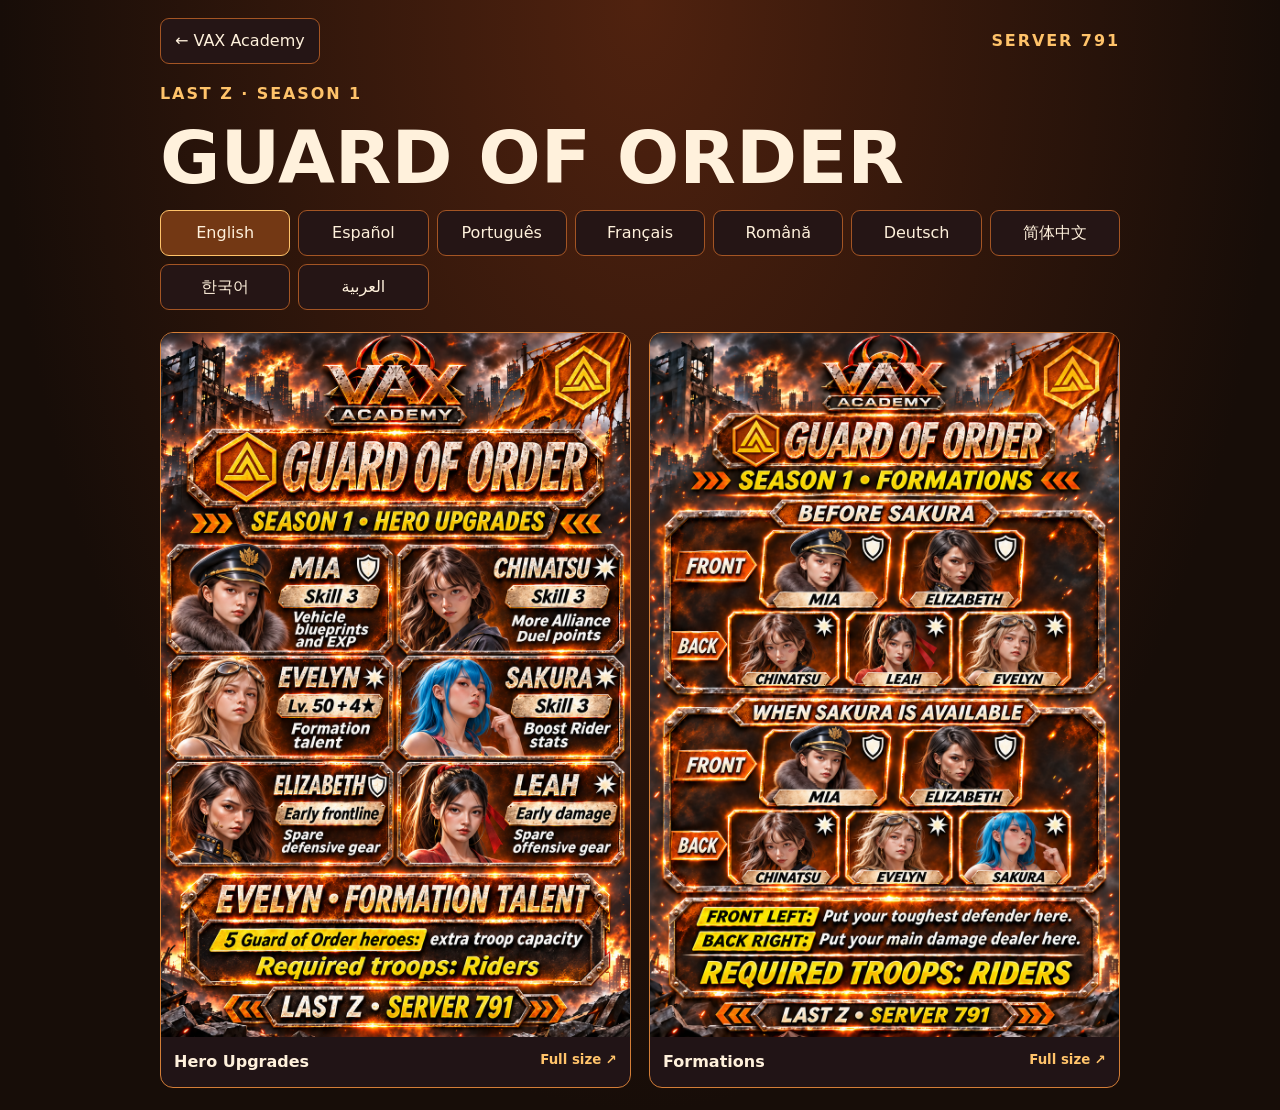
<file: guard-of-order.html>
<!doctype html>
<html lang="en">
<head>
<meta charset="utf-8">
<meta name="viewport" content="width=device-width, initial-scale=1">
<meta name="theme-color" content="#170d08">
<title>Guard of Order S1 · VAX Academy</title>
<style>
*{box-sizing:border-box}body{margin:0;color:#fff1dc;background:radial-gradient(ellipse at top,#50220f,#170d08 40rem);font:16px/1.5 system-ui,sans-serif}header,main{width:min(100% - 28px,960px);margin:auto}header{padding:18px 0;display:flex;justify-content:space-between;gap:12px;align-items:center}a{color:inherit}header a,.language{padding:10px 14px;border:1px solid #a45524;border-radius:9px;background:#251515;text-decoration:none}h1{font-size:clamp(2rem,8vw,4.6rem);line-height:1;margin:.2em 0;text-transform:uppercase}.label{color:#ffc36a;font-weight:850;letter-spacing:.12em}p{color:#e2cebf}.gallery{display:grid;grid-template-columns:repeat(auto-fit,minmax(min(100%,340px),1fr));gap:18px;margin:22px 0}.poster{display:block;overflow:hidden;border:1px solid #d47e37;border-radius:13px;background:#211416;text-decoration:none}.poster:hover{border-color:#ffc36a}img{display:block;width:100%;height:auto}.caption{display:flex;flex-wrap:wrap;justify-content:space-between;gap:4px 12px;padding:13px;font-weight:750}.caption small{color:#ffc36a}:focus-visible{outline:3px solid #ffc36a;outline-offset:3px}
.languages{display:grid;grid-template-columns:repeat(auto-fit,minmax(130px,1fr));gap:8px;margin:16px 0}.language[aria-current=true]{border-color:#ffc36a;background:#733814}.language{text-align:center}</style>
</head>
<body><header><a href="./index.html">← VAX Academy</a><span class="label" dir="ltr">SERVER 791</span></header><main><div class="label" id="season">LAST Z · SEASON 1</div><h1><bdi>Guard of Order</bdi></h1><nav class="languages" aria-label="Language"><a class="language" lang="en" href="?lang=en">English</a><a class="language" lang="es" href="?lang=es">Español</a><a class="language" lang="pt" href="?lang=pt">Português</a><a class="language" lang="fr" href="?lang=fr">Français</a><a class="language" lang="ro" href="?lang=ro">Română</a><a class="language" lang="de" href="?lang=de">Deutsch</a><a class="language" lang="zh-Hans" href="?lang=zh">简体中文</a><a class="language" lang="ko" href="?lang=ko">한국어</a><a class="language" lang="ar" href="?lang=ar">العربية</a></nav><section class="gallery" aria-label="Guard of Order"></section></main><script>const labels={"en":["English","SEASON 1","Hero Upgrades","Formations","Full size ↗"],"es":["Español","Temporada 1","Mejoras de héroes","Formaciones","Tamaño completo"],"pt":["Português","Temporada 1","Melhorias de heróis","Formações","Ver em tamanho real"],"fr":["Français","Saison 1","Amélioration des héros","Formations","Voir en taille réelle"],"ro":["Română","Sezonul 1","Îmbunătățirea eroilor","Formații","Vezi la dimensiune completă"],"de":["Deutsch","Saison 1","Helden verbessern","Aufstellungen","In voller Größe öffnen"],"zh":["简体中文","第 1 赛季","英雄培养","阵容站位","查看原图"],"ko":["한국어","시즌 1","영웅 육성","편성 배치","원본 크기로 보기"],"ar":["العربية","الموسم الأول","ترقية الأبطال","التشكيلات","افتح بالحجم الكامل"]};
const key="last-z-791-language";
const requested=new URLSearchParams(location.search).get("lang");
let saved; try {saved=localStorage.getItem(key)} catch {}
const valid=k=>Object.prototype.hasOwnProperty.call(labels,k);
const lang=[requested,saved,navigator.language.split("-")[0],"en"].find(valid);
try{if(valid(requested))localStorage.setItem(key,lang)}catch{}
document.documentElement.lang=lang==="zh"?"zh-Hans":lang;
document.documentElement.dir=lang==="ar"?"rtl":"ltr";
document.querySelector('.language[href="?lang='+lang+'"]').setAttribute("aria-current","true");
document.querySelector("#season").textContent="LAST Z · "+labels[lang][1];
const ext=lang==="en"?"png":"svg";
for(const [i,section] of ["upgrades","formations"].entries()){
 const title=labels[lang][i+2],a=document.createElement("a"),img=document.createElement("img"),label=document.createElement("span"),small=document.createElement("small");
 a.className="poster";a.href="./guard-of-order-"+section+"-"+lang+"."+ext;
 img.src=a.href;img.alt="Guard of Order · "+title;img.width=1024;img.height=1536;
 label.className="caption";label.append(title);small.textContent=labels[lang][4];label.append(small);a.append(img,label);document.querySelector(".gallery").append(a);
}</script></body></html>
</file>
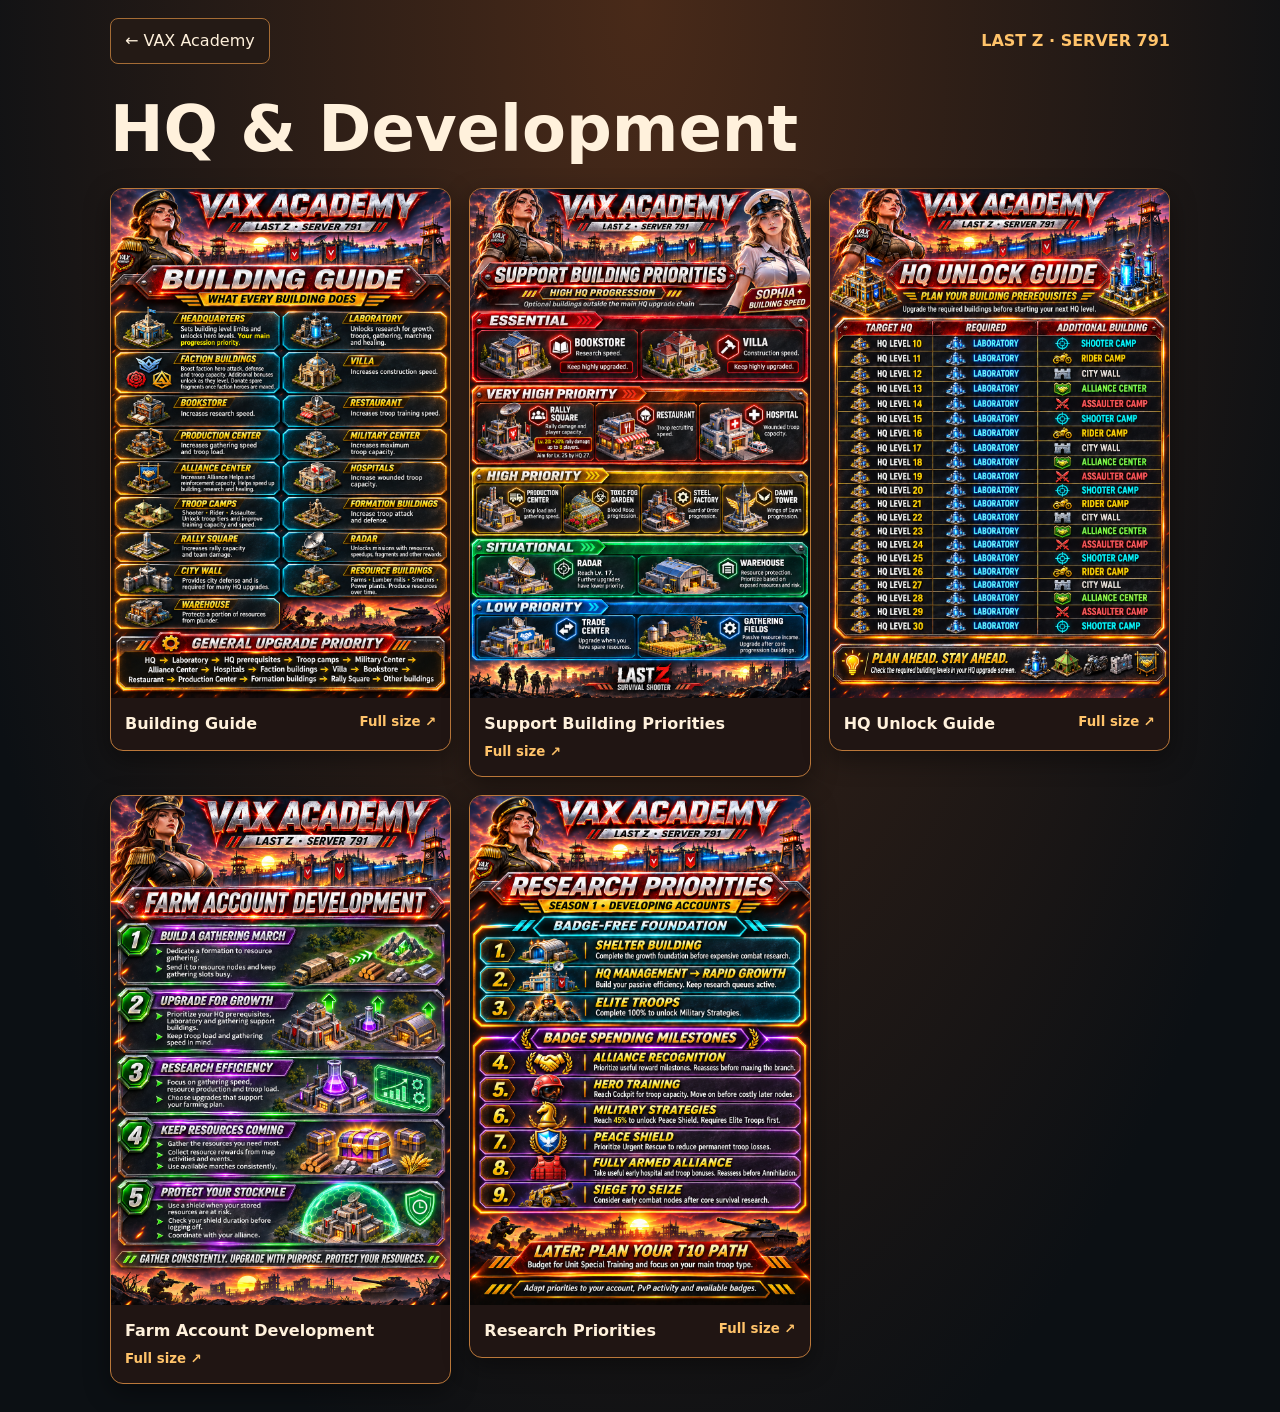
<file: hq.html>
<!doctype html>
<html lang="en">
<head>
<meta charset="utf-8">
<meta name="viewport" content="width=device-width,initial-scale=1">
<meta name="theme-color" content="#140e0b">
<title>HQ &amp; Development · VAX Academy</title>
<style>
*{box-sizing:border-box}
body{margin:0;background:radial-gradient(ellipse at top,#492a19,#0c1014 45rem);color:#fff1dc;font:16px/1.5 system-ui,sans-serif}
header,main{width:min(100% - 28px,1060px);margin:auto}
header{padding:18px 0;display:flex;align-items:center;justify-content:space-between;gap:12px}
a{color:inherit}
header a{padding:10px 14px;border:1px solid #a56c35;border-radius:8px;background:#241a15;text-decoration:none;min-height:44px}
.brand{color:#ffc36a;font-weight:850}
h1{font-size:clamp(2rem,7vw,4rem);line-height:1.1;margin:12px 0 24px}
.gallery{display:grid;grid-template-columns:repeat(auto-fit,minmax(min(100%,340px),1fr));gap:18px;margin-bottom:28px;align-items:start}
.poster{display:block;overflow:hidden;border:1px solid #bb783a;border-radius:13px;background:#201513;text-decoration:none;box-shadow:0 8px 26px #0006}
.poster:hover{border-color:#ffc36a}
.poster img{display:block;width:100%;height:auto}
.caption{display:flex;justify-content:space-between;flex-wrap:wrap;gap:6px 12px;padding:14px;font-weight:750}
.caption small{color:#ffc36a}
:focus-visible{outline:3px solid #ffc36a;outline-offset:4px}
</style>
</head>
<body>
<header><a href="./index.html">← VAX Academy</a><span class="brand">LAST Z · SERVER 791</span></header>
<main><h1>HQ &amp; Development</h1>
<section class="gallery" aria-label="HQ and development guides">
<a class="poster" href="./vax-building-guide-en.png"><img src="./vax-building-guide-en.png" alt="Building Guide — what every building does" width="1024" height="1536"><span class="caption"><span>Building Guide</span><small>Full size ↗</small></span></a>
<a class="poster" href="./vax-support-building-priority-en.png"><img src="./vax-support-building-priority-en.png" alt="Support Building Priorities — upgrade priorities for high HQ progression" width="1024" height="1536" loading="lazy"><span class="caption"><span>Support Building Priorities</span><small>Full size ↗</small></span></a>
<a class="poster" href="./vax-hq-unlock-guide-en.png"><img src="./vax-hq-unlock-guide-en.png" alt="HQ Unlock Guide — building prerequisites for HQ levels 10 through 30" width="1024" height="1536" loading="lazy"><span class="caption"><span>HQ Unlock Guide</span><small>Full size ↗</small></span></a>
<a class="poster" href="./vax-farm-account-development-en.png"><img src="./vax-farm-account-development-en.png" alt="Farm Account Development — gathering, upgrades, research and protection" width="1024" height="1536" loading="lazy"><span class="caption"><span>Farm Account Development</span><small>Full size ↗</small></span></a>
<a class="poster" href="./vax-research-priorities-en.png"><img src="./vax-research-priorities-en.png" alt="Season 1 research priorities and badge spending milestones" width="1024" height="1536" loading="lazy"><span class="caption"><span>Research Priorities</span><small>Full size ↗</small></span></a>
</section></main>
</body></html>
</file>
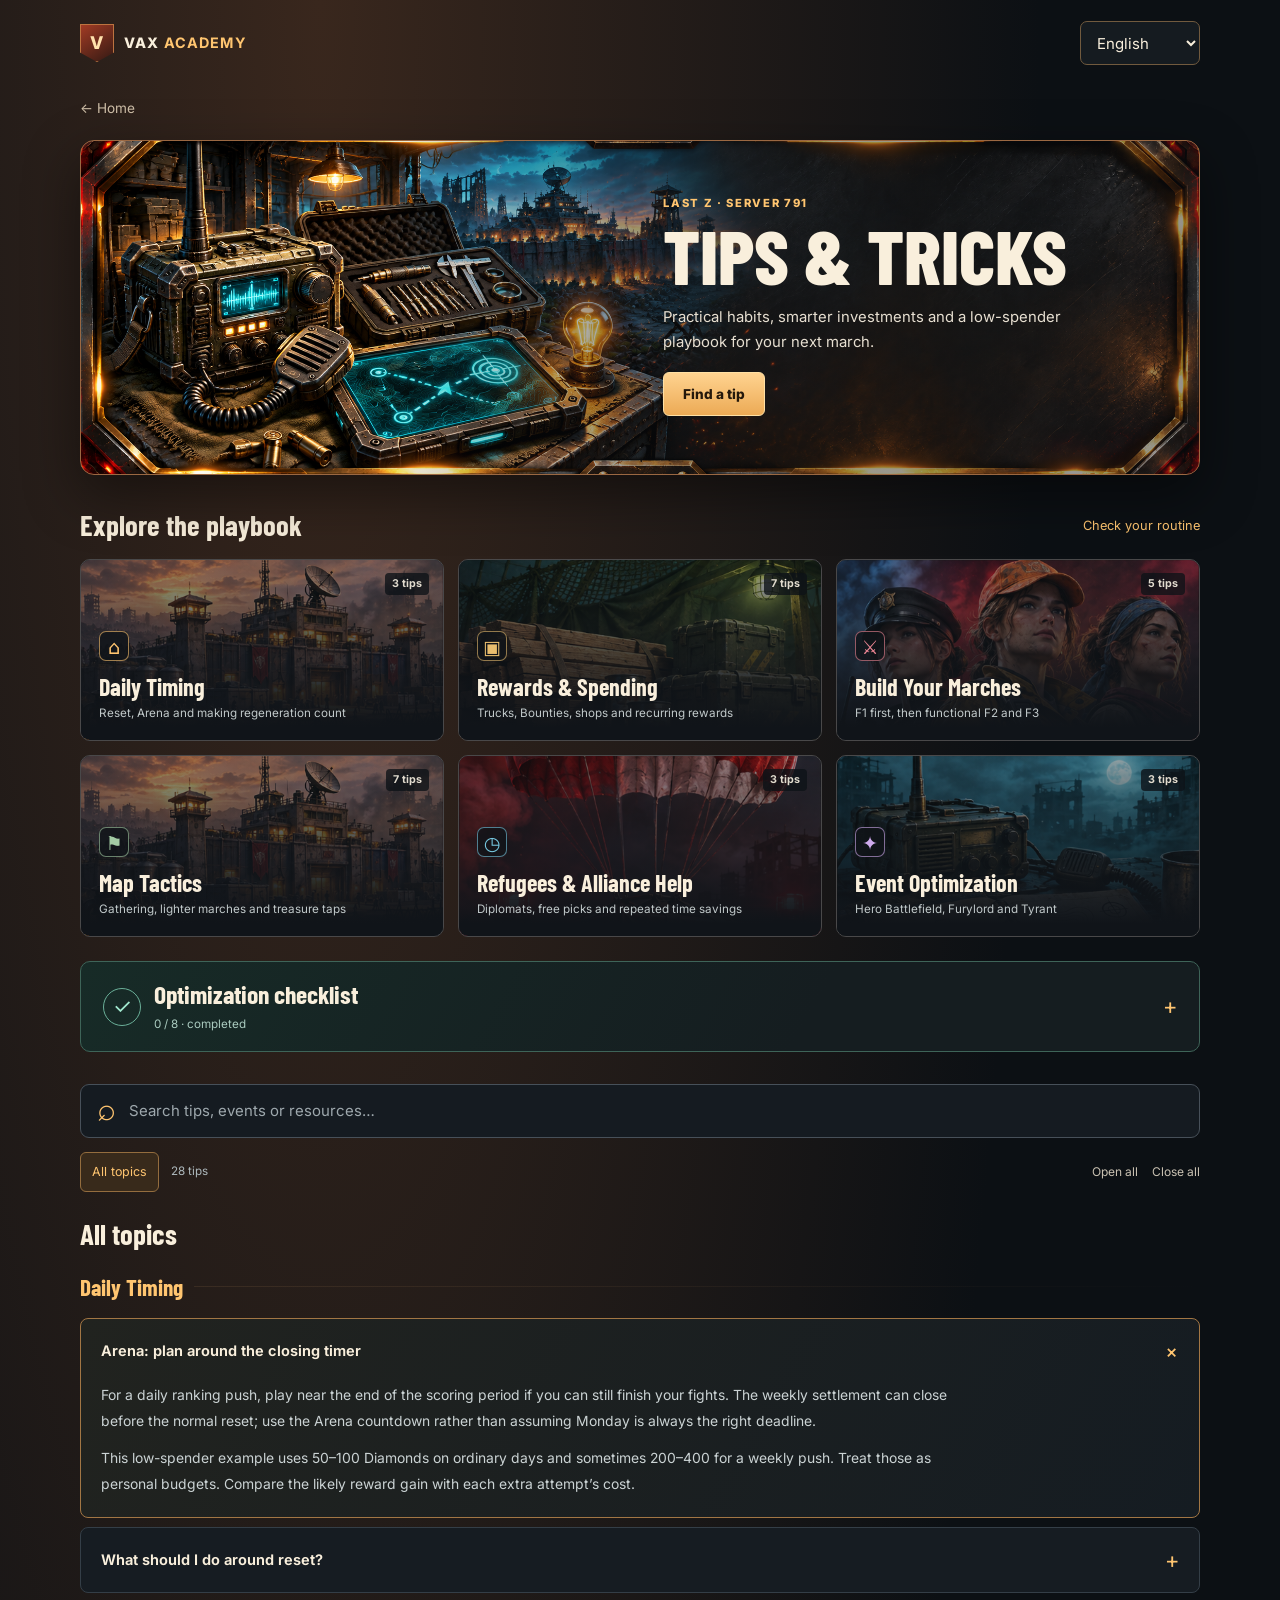
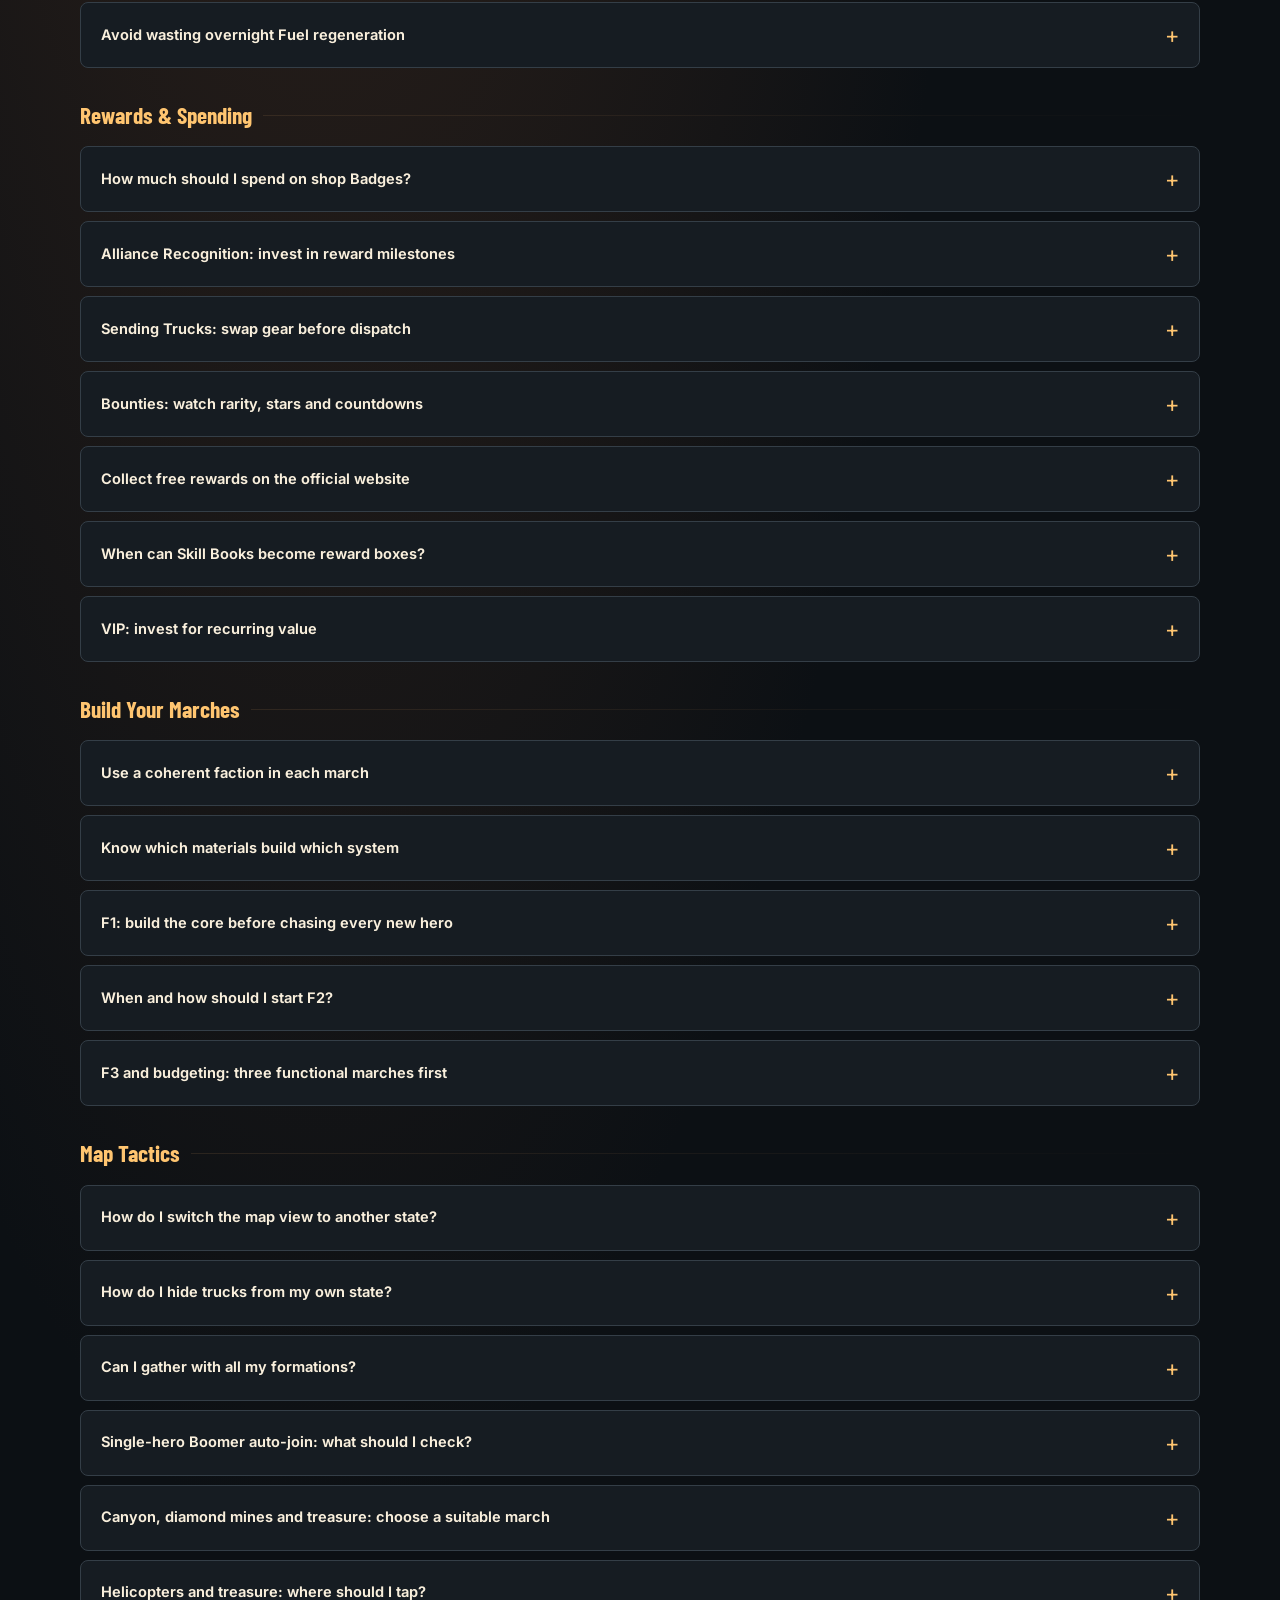
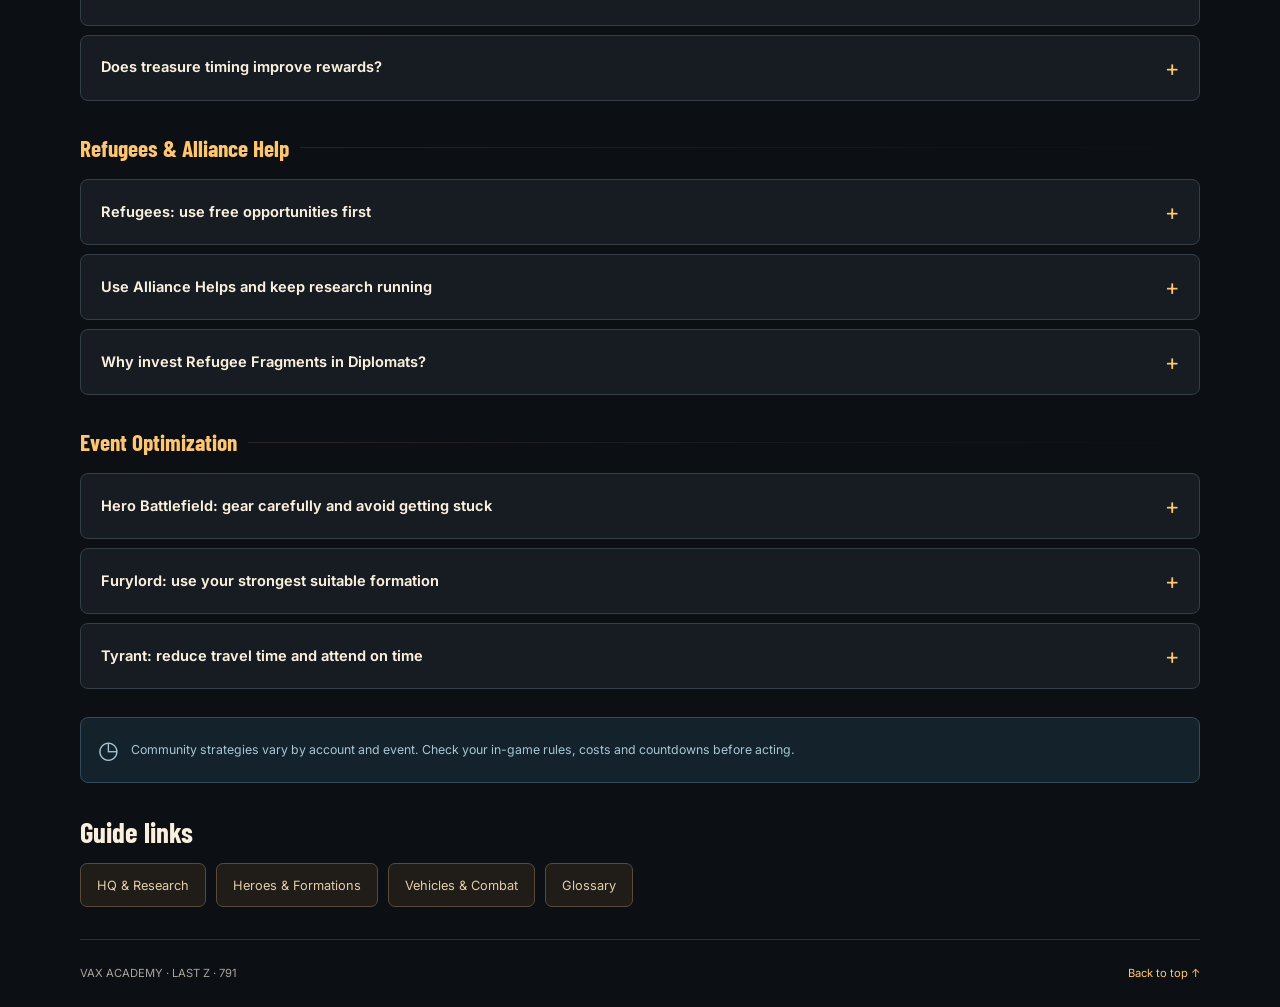
<file: tips.html>
<!doctype html>
<html lang="en">
<head>
<meta charset="utf-8">
<meta name="viewport" content="width=device-width,initial-scale=1">
<meta name="theme-color" content="#101318">
<title>Tips &amp; Tricks · VAX Academy</title>
<link rel="preconnect" href="https://fonts.googleapis.com">
<link rel="preconnect" href="https://fonts.gstatic.com" crossorigin>
<link href="https://fonts.googleapis.com/css2?family=Barlow+Condensed:wght@600;700;800&family=Inter:wght@400;500;600;700;800&display=swap" rel="stylesheet">
<link rel="stylesheet" href="./tips.css?v=map-guides-1">
<script src="./tips-data.js?v=map-guides-1" defer></script>
<script src="./tips.js?v=map-guides-1" defer></script>
</head>
<body id="top">
<header class="site-header shell">
<a class="brand" href="./index.html" aria-label="VAX Academy home"><span class="brand-mark" aria-hidden="true">V</span><span>VAX <b>ACADEMY</b></span></a>
<label class="language-control"><span class="sr-only" id="language-label">Language</span><select id="language" aria-labelledby="language-label">
<option value="en">English</option><option value="es">Español</option><option value="pt">Português</option><option value="fr">Français</option><option value="ro">Română</option><option value="de">Deutsch</option><option value="zh">简体中文</option><option value="ko">한국어</option><option value="ar">العربية</option>
</select></label>
</header>
<main class="shell">
<a class="back" href="./index.html" id="home">← Home</a>
<section class="hero" aria-labelledby="page-title">
<div class="hero-copy"><span class="eyebrow" dir="ltr">LAST Z · SERVER 791</span><h1 id="page-title">Tips &amp; Tricks</h1><p id="intro"></p><a class="hero-cta" href="#topics" id="start-link">Start here</a></div>
</section>
<section id="topics" aria-labelledby="topics-title">
<div class="section-heading"><h2 id="topics-title">Browse by topic</h2><a href="#routine" id="routine-link">Check today’s tasks</a></div>
<div class="topic-grid" id="topic-grid"></div>
</section>
<section class="routine" id="routine" aria-labelledby="daily-title">
<details id="daily-panel">
<summary><span class="routine-icon" aria-hidden="true">✓</span><span class="routine-heading"><strong id="daily-title">Daily checklist</strong><span id="daily-progress" role="status" aria-live="polite"></span></span><span class="toggle" aria-hidden="true">+</span></summary>
<div class="routine-body"><p id="daily-help"></p><progress id="daily-meter" max="8" value="0" aria-label="Daily progress"></progress><div class="checklist" id="checklist"></div><button class="text-button" id="reset-checklist" type="button">Reset checklist</button></div>
</details>
</section>
<section id="guide" aria-labelledby="faq-title">
<div class="search-bar">
<label class="search-wrap"><span class="search-icon" aria-hidden="true">⌕</span><span class="sr-only" id="search-label">Search the guide</span><input id="search" type="search" aria-labelledby="search-label" autocomplete="off" placeholder="Search questions, heroes or resources…"></label>
<button class="clear-button" id="clear-search" type="button" hidden>Clear search</button>
</div>
<div class="faq-toolbar"><div class="active-filter"><button id="all-topics" type="button" aria-pressed="true">All topics</button><span id="result-count" role="status" aria-live="polite"></span></div><div class="expand-controls"><button id="expand" type="button">Open all</button><button id="collapse" type="button">Close all</button></div></div>
<h2 id="faq-title">All topics</h2>
<div id="questions"></div>
<p id="no-results" class="empty" hidden></p>
<aside class="event-note"><span aria-hidden="true">◷</span><p id="event-note"></p></aside>
</section>
<section class="related" aria-labelledby="related-title"><h2 id="related-title">Guide links</h2><nav id="related-links"></nav></section>
</main>
<footer class="shell"><span dir="ltr">VAX ACADEMY · LAST Z · 791</span><a id="back-top" href="#top">Back to top ↑</a></footer>
<noscript><p class="shell">Please enable JavaScript to read the guide and choose a language.</p></noscript>
</body>
</html>
</file>
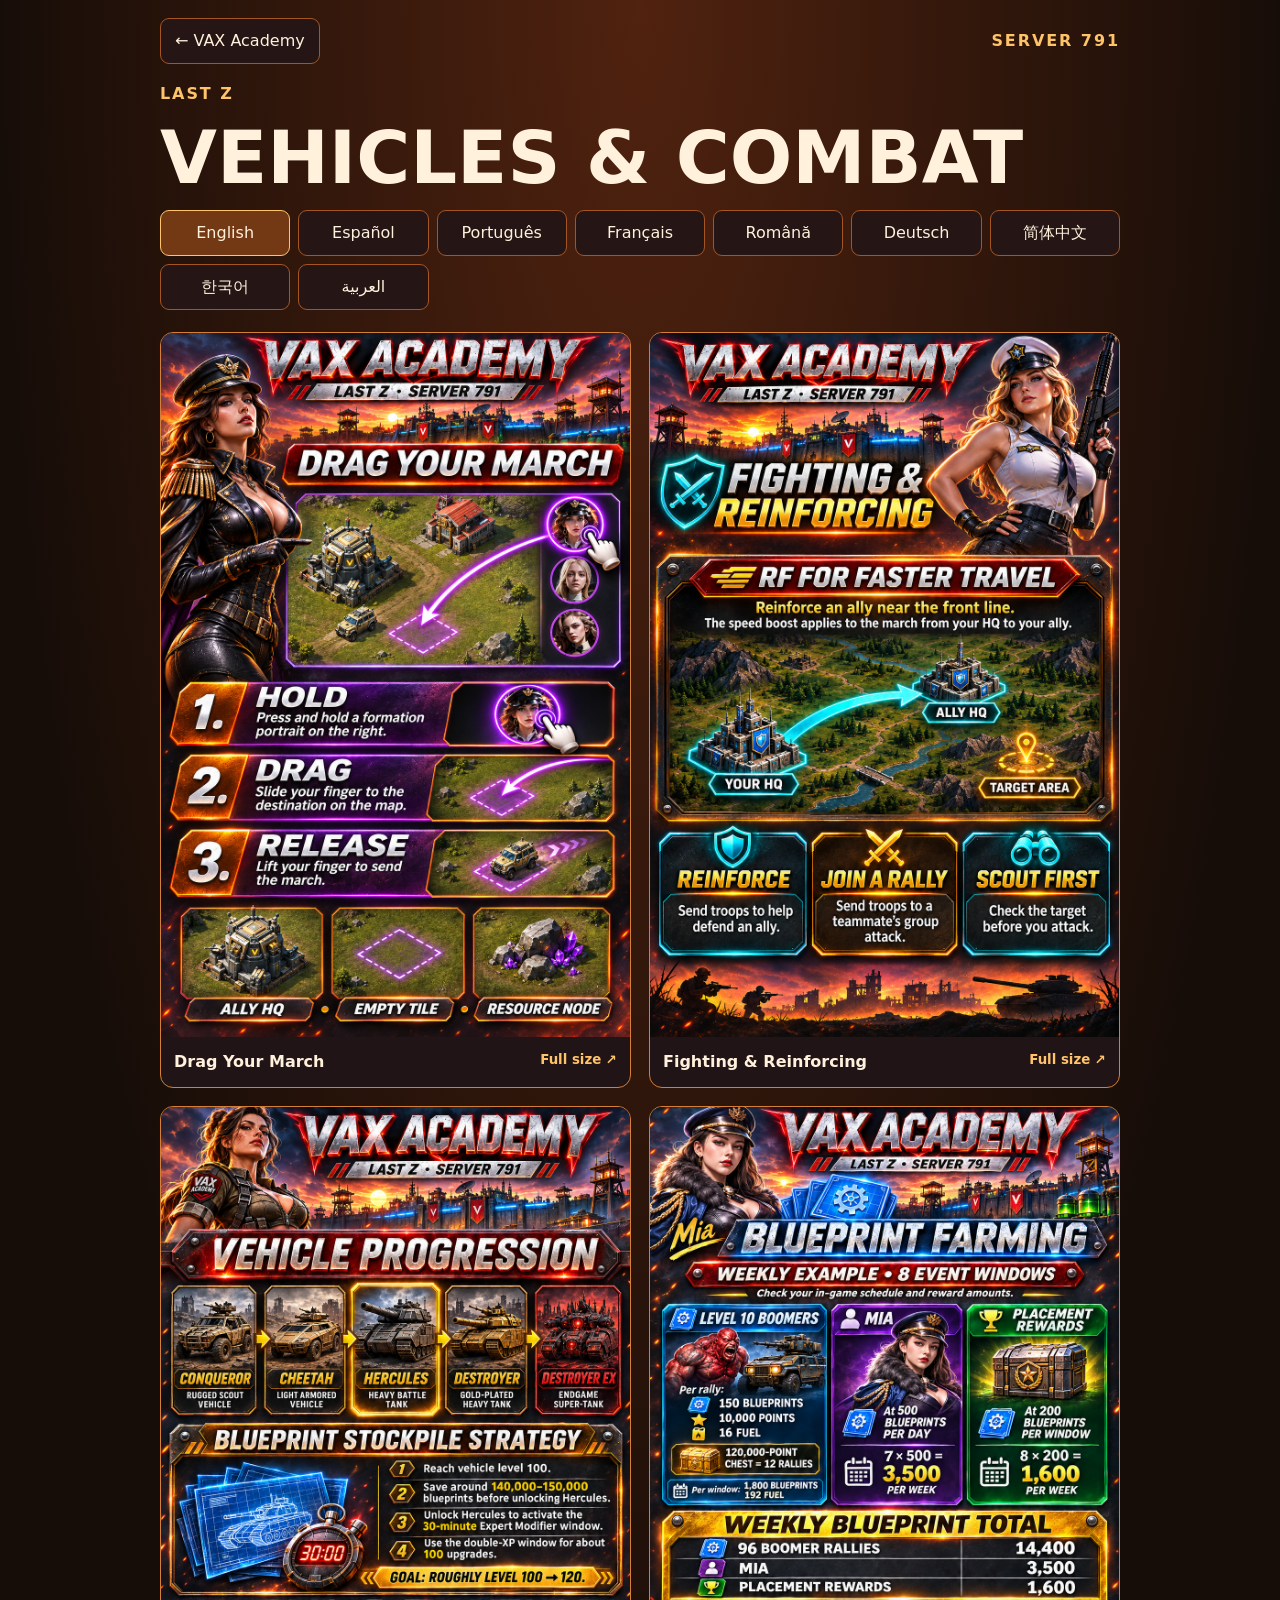
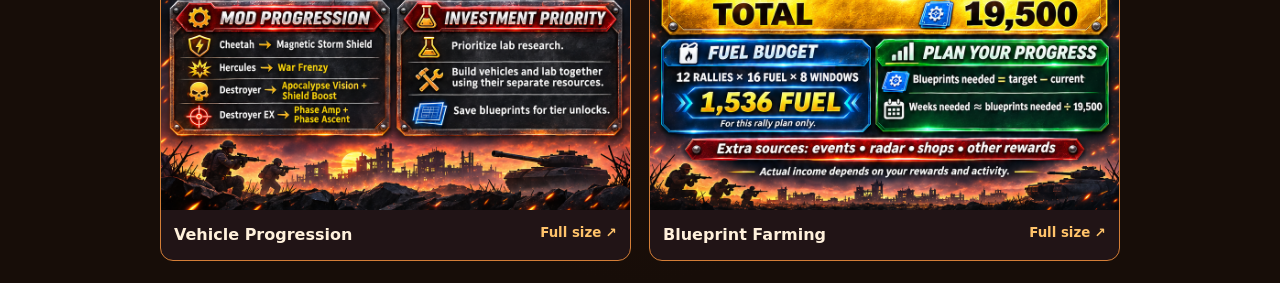
<file: vehicles.html>
<!doctype html>
<html lang="en">
<head>
<meta charset="utf-8">
<meta name="viewport" content="width=device-width, initial-scale=1">
<meta name="theme-color" content="#170d08">
<title>Vehicles &amp; Combat · VAX Academy</title>
<style>
*{box-sizing:border-box}body{margin:0;color:#fff1dc;background:radial-gradient(ellipse at top,#50220f,#170d08 40rem);font:16px/1.5 system-ui,sans-serif}header,main{width:min(100% - 28px,960px);margin:auto}header{padding:18px 0;display:flex;justify-content:space-between;gap:12px;align-items:center}a{color:inherit}header a,.language{padding:10px 14px;border:1px solid #a45524;border-radius:9px;background:#251515;text-decoration:none}h1{font-size:clamp(2rem,8vw,4.6rem);line-height:1;margin:.2em 0;text-transform:uppercase}.label{color:#ffc36a;font-weight:850;letter-spacing:.12em}p{color:#e2cebf}.gallery{display:grid;grid-template-columns:repeat(auto-fit,minmax(min(100%,340px),1fr));gap:18px;margin:22px 0}.poster{display:block;overflow:hidden;border:1px solid #d47e37;border-radius:13px;background:#211416;text-decoration:none}.poster:hover{border-color:#ffc36a}img{display:block;width:100%;height:auto}.caption{display:flex;flex-wrap:wrap;justify-content:space-between;gap:4px 12px;padding:13px;font-weight:750}.caption small{color:#ffc36a}:focus-visible{outline:3px solid #ffc36a;outline-offset:3px}
.languages{display:grid;grid-template-columns:repeat(auto-fit,minmax(130px,1fr));gap:8px;margin:16px 0}.language[aria-current=true]{border-color:#ffc36a;background:#733814}.language{text-align:center}</style>
</head>
<body><header><a href="./index.html">← VAX Academy</a><span class="label" dir="ltr">SERVER 791</span></header><main><div class="label" id="season">LAST Z</div><h1>Vehicles &amp; Combat</h1><nav class="languages" aria-label="Language"><a class="language" lang="en" href="?lang=en">English</a><a class="language" lang="es" href="?lang=es">Español</a><a class="language" lang="pt" href="?lang=pt">Português</a><a class="language" lang="fr" href="?lang=fr">Français</a><a class="language" lang="ro" href="?lang=ro">Română</a><a class="language" lang="de" href="?lang=de">Deutsch</a><a class="language" lang="zh-Hans" href="?lang=zh">简体中文</a><a class="language" lang="ko" href="?lang=ko">한국어</a><a class="language" lang="ar" href="?lang=ar">العربية</a></nav><section class="gallery" aria-label="Guard of Order"></section></main><script>const labels={"en":["Vehicles & Combat","Drag Your March","Fighting & Reinforcing","Vehicle Progression","Blueprint Farming","Full size ↗","Posters in English"],"es":["Vehículos y combate","Arrastra tu formación","Combate y refuerzos","Progresión de vehículos","Cómo conseguir planos","Tamaño completo ↗","Carteles en inglés"],"pt":["Veículos e combate","Arraste sua formação","Combate e reforços","Progressão de veículos","Como obter projetos","Ver em tamanho real ↗","Cartazes em inglês"],"fr":["Véhicules et combat","Déplacez votre formation","Combat et renforts","Progression des véhicules","Obtenir des plans","Voir en taille réelle ↗","Affiches en anglais"],"ro":["Vehicule și luptă","Mută-ți formația","Luptă și întăriri","Progresia vehiculelor","Obținerea schițelor","Dimensiune completă ↗","Postere în engleză"],"de":["Fahrzeuge und Kampf","Formation verschieben","Kampf und Verstärkung","Fahrzeugentwicklung","Baupläne sammeln","In voller Größe ↗","Poster auf Englisch"],"zh":["载具与战斗","拖动编队","战斗与增援","载具成长","获取改装蓝图","查看原图 ↗","海报为英文"],"ko":["차량과 전투","편성 드래그하기","전투 및 지원군","차량 성장","설계도 획득","원본 크기로 보기 ↗","영어 포스터"],"ar":["المركبات والقتال","اسحب تشكيلتك","القتال والتعزيزات","تطوير المركبات","جمع المخططات","افتح بالحجم الكامل ↗","الملصقات باللغة الإنجليزية"]};
const files=["vax-drag-your-march-en.png","vax-fighting-reinforcing-en.png","vax-vehicle-progression-en.png","vax-blueprint-farming-en.png"];
const key="last-z-791-language";
const requested=new URLSearchParams(location.search).get("lang");
let saved;try{saved=localStorage.getItem(key)}catch{}
const valid=k=>Object.hasOwn(labels,k);
const lang=[requested,saved,(navigator.language||"en").split("-")[0],"en"].find(valid);
try{localStorage.setItem(key,lang)}catch{}
document.documentElement.lang=lang==="zh"?"zh-Hans":lang;
document.documentElement.dir=lang==="ar"?"rtl":"ltr";
document.title=labels[lang][0]+" · VAX Academy";
document.querySelector("h1").textContent=labels[lang][0];

document.querySelector('.language[href="?lang='+lang+'"]').setAttribute("aria-current","true");
document.querySelector(".gallery").setAttribute("aria-label",labels[lang][0]);
files.forEach((file,i)=>{
const a=document.createElement("a"),img=document.createElement("img"),caption=document.createElement("span"),title=document.createElement("span"),small=document.createElement("small");
a.className="poster";a.href="./"+file.replace("-en.png","-"+lang+".png");
img.src=a.href;img.alt=labels[lang][i+1];img.width=1024;img.height=1536;img.loading="lazy";
caption.className="caption";title.textContent=labels[lang][i+1];small.textContent=labels[lang][5];caption.append(title,small);a.append(img,caption);document.querySelector(".gallery").append(a);
});
</script></body></html>
</file>
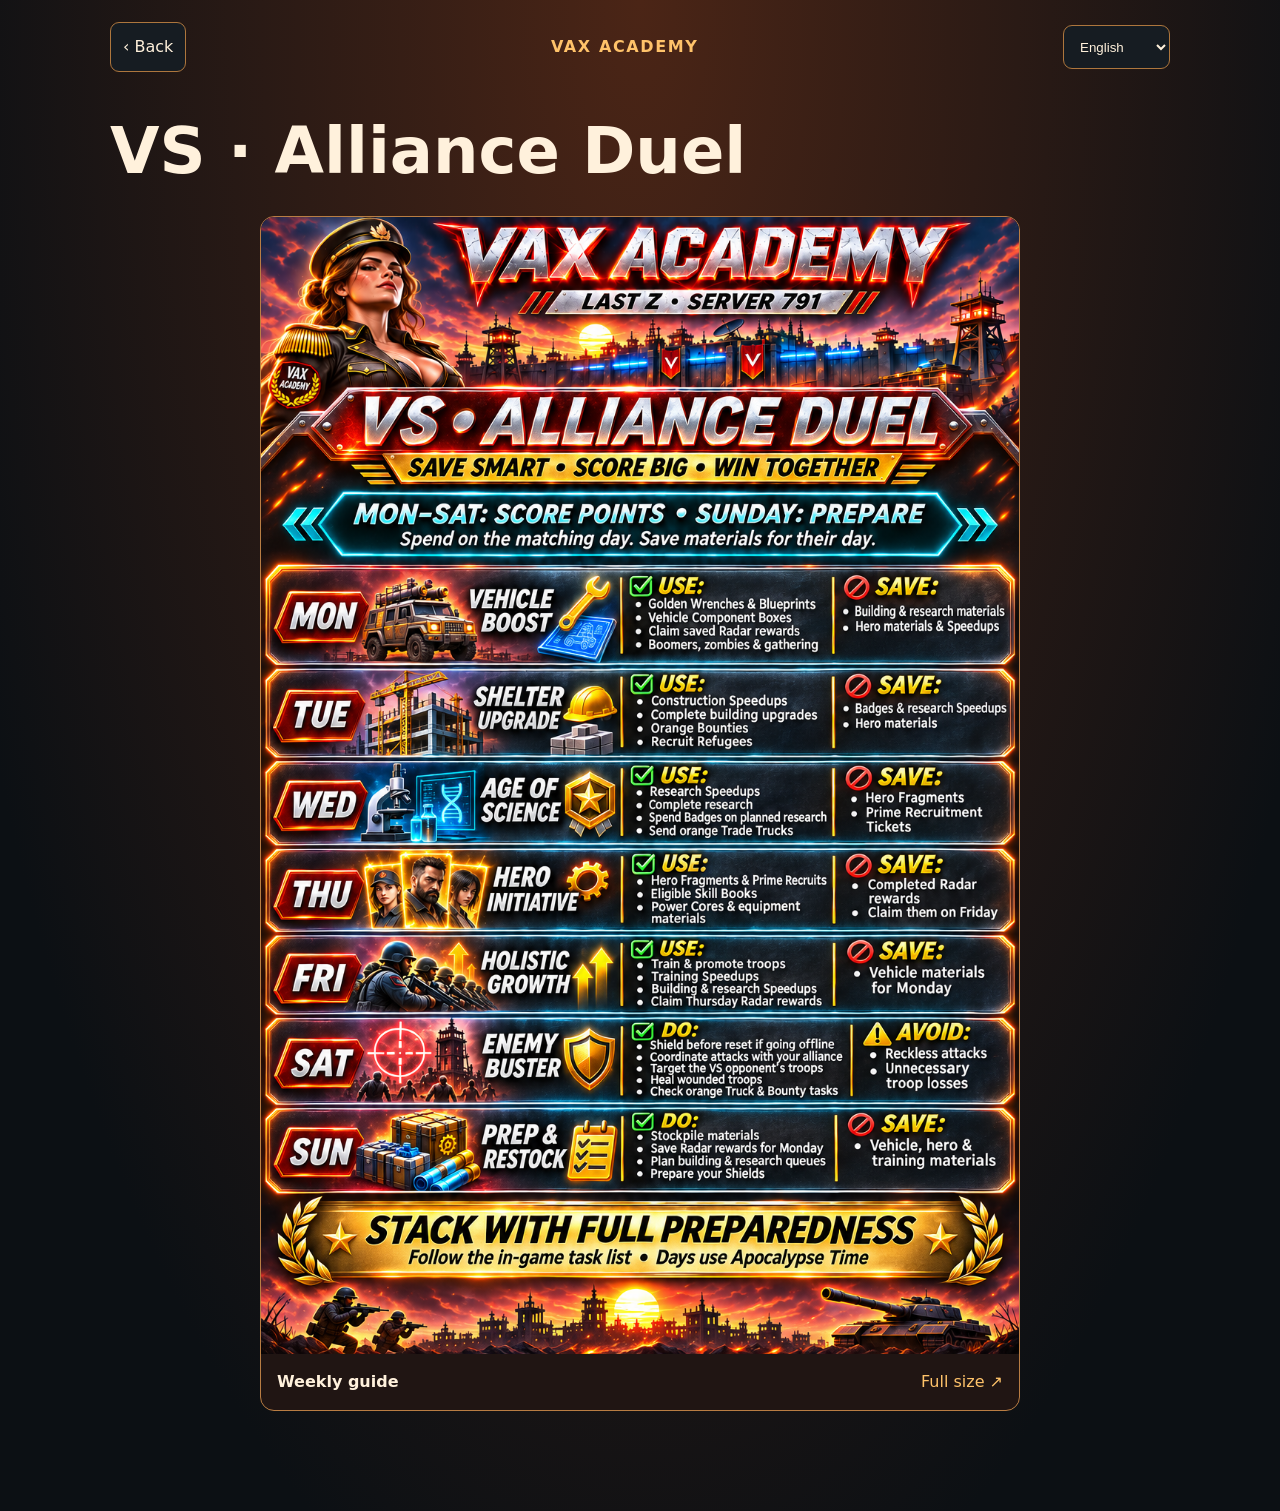
<file: vs.html>
<!doctype html><html lang="en"><head><meta charset="utf-8"><meta name="viewport" content="width=device-width,initial-scale=1"><meta name="theme-color" content="#140e0b"><title>VAX Academy · VS</title><link rel="stylesheet" href="./events-vs.css"><script src="./events-vs.js" defer></script></head><body data-page="vs"><header><a id="back" href="./index.html">‹ Back</a><span class="brand">VAX ACADEMY</span><select id="language" aria-label="Language"><option value="en">English</option><option value="es">Español</option><option value="pt">Português</option><option value="fr">Français</option><option value="ro">Română</option><option value="de">Deutsch</option><option value="zh">简体中文</option><option value="ko">한국어</option><option value="ar">العربية</option></select></header><main><h1 id="title">VS · Alliance Duel</h1><a class="poster" id="poster" href="./vax-alliance-duel-en.png"><img id="poster-img" src="./vax-alliance-duel-en.png" alt="Alliance Duel weekly guide" width="1024" height="1536"><div class="caption"><strong id="caption">Weekly guide</strong><span id="full">Full size ↗</span></div></a></main></body></html>
</file>
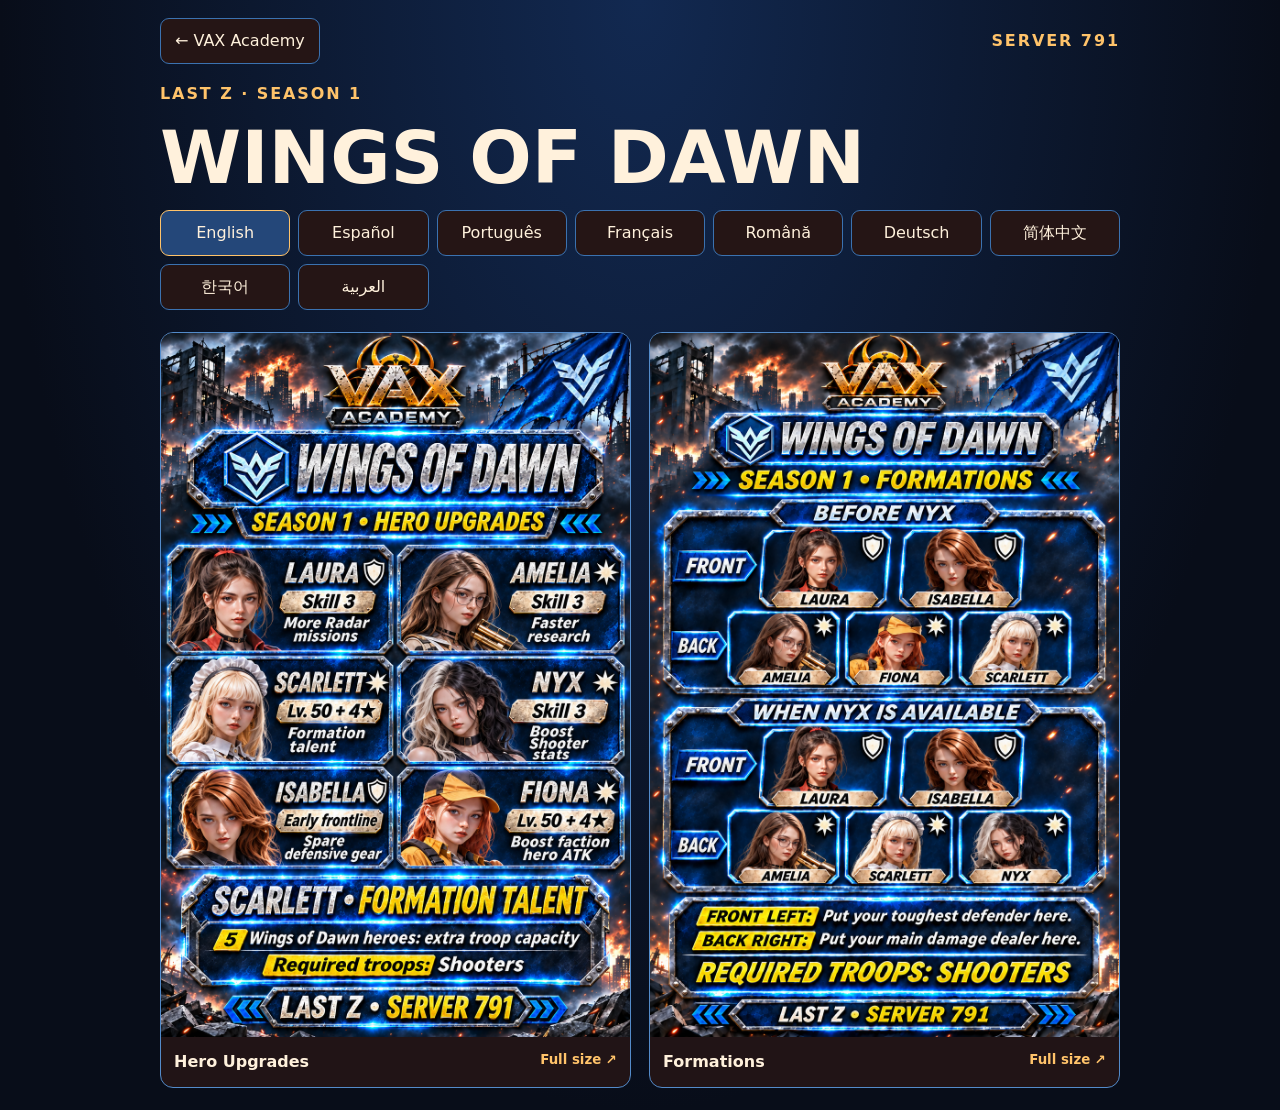
<file: wings-of-dawn.html>
<!doctype html>
<html lang="en">
<head>
<meta charset="utf-8">
<meta name="viewport" content="width=device-width, initial-scale=1">
<meta name="theme-color" content="#080d19">
<title>Wings of Dawn S1 · VAX Academy</title>
<style>
*{box-sizing:border-box}body{margin:0;color:#fff1dc;background:radial-gradient(ellipse at top,#122951,#080d19 40rem);font:16px/1.5 system-ui,sans-serif}header,main{width:min(100% - 28px,960px);margin:auto}header{padding:18px 0;display:flex;justify-content:space-between;gap:12px;align-items:center}a{color:inherit}header a,.language{padding:10px 14px;border:1px solid #3b72b0;border-radius:9px;background:#251515;text-decoration:none}h1{font-size:clamp(2rem,8vw,4.6rem);line-height:1;margin:.2em 0;text-transform:uppercase}.label{color:#ffc36a;font-weight:850;letter-spacing:.12em}p{color:#e2cebf}.gallery{display:grid;grid-template-columns:repeat(auto-fit,minmax(min(100%,340px),1fr));gap:18px;margin:22px 0}.poster{display:block;overflow:hidden;border:1px solid #538bca;border-radius:13px;background:#211416;text-decoration:none}.poster:hover{border-color:#ffc36a}img{display:block;width:100%;height:auto}.caption{display:flex;flex-wrap:wrap;justify-content:space-between;gap:4px 12px;padding:13px;font-weight:750}.caption small{color:#ffc36a}:focus-visible{outline:3px solid #ffc36a;outline-offset:3px}
.languages{display:grid;grid-template-columns:repeat(auto-fit,minmax(130px,1fr));gap:8px;margin:16px 0}.language[aria-current=true]{border-color:#ffc36a;background:#244779}.language{text-align:center}</style>
</head>
<body><header><a href="./index.html">← VAX Academy</a><span class="label" dir="ltr">SERVER 791</span></header><main><div class="label" id="season">LAST Z · SEASON 1</div><h1><bdi>Wings of Dawn</bdi></h1><nav class="languages" aria-label="Language"><a class="language" lang="en" href="?lang=en">English</a><a class="language" lang="es" href="?lang=es">Español</a><a class="language" lang="pt" href="?lang=pt">Português</a><a class="language" lang="fr" href="?lang=fr">Français</a><a class="language" lang="ro" href="?lang=ro">Română</a><a class="language" lang="de" href="?lang=de">Deutsch</a><a class="language" lang="zh-Hans" href="?lang=zh">简体中文</a><a class="language" lang="ko" href="?lang=ko">한국어</a><a class="language" lang="ar" href="?lang=ar">العربية</a></nav><section class="gallery" aria-label="Wings of Dawn"></section></main><script>const labels={"en":["English","SEASON 1","Hero Upgrades","Formations","Full size ↗"],"es":["Español","Temporada 1","Mejoras de héroes","Formaciones","Tamaño completo"],"pt":["Português","Temporada 1","Melhorias de heróis","Formações","Ver em tamanho real"],"fr":["Français","Saison 1","Amélioration des héros","Formations","Voir en taille réelle"],"ro":["Română","Sezonul 1","Îmbunătățirea eroilor","Formații","Vezi la dimensiune completă"],"de":["Deutsch","Saison 1","Helden verbessern","Aufstellungen","In voller Größe öffnen"],"zh":["简体中文","第 1 赛季","英雄培养","阵容站位","查看原图"],"ko":["한국어","시즌 1","영웅 육성","편성 배치","원본 크기로 보기"],"ar":["العربية","الموسم الأول","ترقية الأبطال","التشكيلات","افتح بالحجم الكامل"]};
const key="last-z-791-language";
const requested=new URLSearchParams(location.search).get("lang");
let saved; try {saved=localStorage.getItem(key)} catch {}
const valid=k=>Object.prototype.hasOwnProperty.call(labels,k);
const lang=[requested,saved,navigator.language.split("-")[0],"en"].find(valid);
try{if(valid(requested))localStorage.setItem(key,lang)}catch{}
document.documentElement.lang=lang==="zh"?"zh-Hans":lang;
document.documentElement.dir=lang==="ar"?"rtl":"ltr";
document.querySelector('.language[href="?lang='+lang+'"]').setAttribute("aria-current","true");
document.querySelector("#season").textContent="LAST Z · "+labels[lang][1];
const ext=lang==="en"?"png":"svg";
for(const [i,section] of ["upgrades","formations"].entries()){
 const title=labels[lang][i+2],a=document.createElement("a"),img=document.createElement("img"),label=document.createElement("span"),small=document.createElement("small");
 a.className="poster";a.href="./wings-of-dawn-"+section+"-"+lang+"."+ext;
 img.src=a.href;img.alt="Wings of Dawn · "+title;img.width=1024;img.height=1536;
 label.className="caption";label.append(title);small.textContent=labels[lang][4];label.append(small);a.append(img,label);document.querySelector(".gallery").append(a);
}</script></body></html>
</file>
<file: basics.css>
:root {
 color-scheme:dark;--ink:#f9efdc;--muted:#aeb9bd;--gold:#ffc570;--line:#394149;
 --panel:#171d22;--blue:#70cfe0;--orange:#f18b51;
}
*{box-sizing:border-box}
html{scroll-padding-top:20px}
body{margin:0;color:var(--ink);background:radial-gradient(ellipse at 25% 0,#39271d 0,transparent 45rem),#0c1014;font:15px/1.65 Inter,system-ui,sans-serif}
a{color:inherit;text-decoration:none}
button,input,select{font:inherit}
button,summary,select{touch-action:manipulation}
button{cursor:pointer}
button,a,input,select,summary{-webkit-tap-highlight-color:transparent}
:focus-visible{outline:3px solid var(--blue);outline-offset:4px}
button:disabled{cursor:default;opacity:.5}
[hidden]{display:none!important}
.shell{width:min(1120px,100% - 40px);margin-inline:auto}
.sr-only{position:absolute;width:1px;height:1px;padding:0;overflow:hidden;clip:rect(0,0,0,0);white-space:nowrap}
.site-header{display:flex;align-items:center;justify-content:space-between;gap:16px;min-height:86px}
.brand{display:flex;align-items:center;gap:10px;font-size:.9rem;font-weight:800;letter-spacing:.08em;direction:ltr}
.brand b{color:var(--gold)}
.brand-mark{display:grid;place-items:center;width:34px;height:38px;background:linear-gradient(145deg,#a13b24,#351a14);color:#ffe1ac;border:1px solid #bc7340;clip-path:polygon(0 0,100% 0,100% 75%,50% 100%,0 75%);font-size:1.1rem}
select{max-width:160px;min-height:44px;padding:8px 12px;border:1px solid #715a3e;border-radius:7px;background:#151b20;color:var(--ink)}
.back{display:inline-flex;align-items:center;min-height:44px;margin-bottom:10px;color:#cfbfa8;font-size:.85rem}
.hero{position:relative;overflow:hidden;display:flex;justify-content:flex-end;align-items:center;min-height:335px;border:1px solid #9b6842;border-radius:14px;background:#181714 url("./vax-basics-button.png") center/cover no-repeat;box-shadow:0 20px 55px #0007}
.hero::before{content:"";position:absolute;inset:0;background:linear-gradient(90deg,transparent 25%,#11131766 48%,#11131770)}
.hero-copy{position:relative;width:49%;padding:30px 38px 35px 12px}
.eyebrow{display:block;color:var(--gold);font-size:.7rem;font-weight:800;letter-spacing:.15em}
h1,h2,h3{font-family:"Barlow Condensed",Inter,system-ui,sans-serif}
h1{margin:4px 0 12px;font-size:clamp(2.8rem,6vw,5.2rem);font-weight:800;line-height:1;text-transform:uppercase;overflow-wrap:anywhere}
.hero p{margin:0 0 18px;max-width:400px;color:#e7dfd1;font-size:.93rem;line-height:1.65}
.hero-cta{display:inline-flex;align-items:center;justify-content:center;min-height:44px;padding:8px 19px;background:linear-gradient(#ffd390,#ecaa55);color:#24180c;border:1px solid #ffe0a4;border-radius:6px;font-weight:800;font-size:.85rem}
.section-heading{display:flex;align-items:center;justify-content:space-between;gap:14px;margin:32px 0 15px}
h2{margin:0;font-size:1.8rem;font-weight:700;line-height:1.2}
.section-heading a{padding:8px 0;color:var(--gold);font-size:.8rem;text-align:end}
.topic-grid{display:grid;grid-template-columns:repeat(3,minmax(0,1fr));gap:14px}
.topic-card{--accent:#ffc570;position:relative;isolation:isolate;overflow:hidden;display:flex;flex-direction:column;align-items:flex-start;justify-content:flex-end;gap:4px;min-height:182px;padding:18px;text-align:start;color:var(--ink);background:#172027;border:1px solid #494849;border-radius:10px}
.topic-card::before{content:"";position:absolute;z-index:-2;inset:0 0 auto;aspect-ratio:1;background:url("./vax-guide-cards.png") var(--x) var(--y)/300% 200% no-repeat;opacity:.75}
.topic-card::after{content:"";position:absolute;z-index:-1;inset:0;background:linear-gradient(0deg,#101419 7%,#101419d9 30%,#10141933)}
.topic-card:hover,.topic-card[aria-pressed=true]{border-color:var(--accent);box-shadow:inset 0 -3px var(--accent),0 8px 22px #0006}
.topic-icon{display:grid;place-items:center;width:30px;height:30px;margin-bottom:8px;border:1px solid color-mix(in srgb,var(--accent) 60%,transparent);border-radius:7px;background:#101419cf;color:var(--accent);font-size:1.2rem}
.topic-title{font-family:"Barlow Condensed",Inter,system-ui,sans-serif;font-weight:700;font-size:1.5rem;line-height:1.15}
.topic-desc{color:#c1c9ca;font-size:.73rem;line-height:1.5}
.topic-count{position:absolute;inset-block-start:13px;inset-inline-end:14px;color:#e1dbce;font-size:.67rem;font-weight:700;background:#0d1218c9;padding:2px 7px;border-radius:4px}
.routine{scroll-margin-top:20px;margin-top:24px;border:1px solid #3e6458;border-radius:10px;background:linear-gradient(120deg,#172b27,#151d20 65%);overflow:hidden}
summary{cursor:pointer;list-style:none}
summary::-webkit-details-marker{display:none}
.routine summary{display:flex;align-items:center;gap:13px;min-height:86px;padding:17px 22px}
.routine-icon{display:grid;place-items:center;flex:0 0 38px;width:38px;height:38px;color:#a2ead0;border:1px solid #6aaf98;border-radius:50%;font-size:1.35rem}
.routine-heading{flex:1}
.routine-heading strong{display:block;font-family:"Barlow Condensed",Inter,system-ui,sans-serif;font-size:1.6rem;line-height:1.2}
.routine-heading>span{display:block;color:#abccc0;font-size:.73rem;margin-top:5px}
.toggle{color:var(--gold);font-size:1.4rem;line-height:1;font-weight:400}
details[open]>summary .toggle{transform:rotate(45deg)}
.routine-body{padding:0 22px 22px}
.routine-body>p{font-size:.8rem;color:#b4c6c0;margin:0 0 12px}
progress{appearance:none;display:block;width:100%;height:5px;overflow:hidden;margin-bottom:20px;border:0;border-radius:5px;background:#29413b}
progress::-webkit-progress-bar{background:#29413b}
progress::-webkit-progress-value{background:#8cdbb9}
progress::-moz-progress-bar{background:#8cdbb9}
.checklist{display:grid;grid-template-columns:repeat(2,minmax(0,1fr));gap:9px 22px}
.check-item{display:flex;align-items:flex-start;gap:10px;padding:8px 0;min-height:44px;font-size:.83rem;cursor:pointer}
.check-item input{flex:0 0 20px;width:20px;height:20px;margin:1px 0 0;accent-color:#85dab5}
.check-item:has(input:checked) span{color:#87ad9d;text-decoration:line-through}
.text-button{margin-top:12px;padding:7px 0;border:0;background:none;color:#b9d5c9;min-height:44px;font-size:.78rem;text-decoration:underline;text-underline-offset:4px}
#guide{scroll-margin-top:20px;margin-top:32px}
.search-bar{display:flex;gap:8px;align-items:center}
.search-wrap{position:relative;display:block;flex:1;min-width:0}
.search-wrap input{width:100%;min-height:54px;padding:13px 16px;padding-inline-start:48px;color:var(--ink);border:1px solid #475059;border-radius:9px;background:#151b21}
.search-wrap input::placeholder{color:#9ea8ad}
.search-icon{position:absolute;inset-inline-start:17px;top:6px;color:var(--gold);font:2rem/1.2 system-ui,sans-serif}
.clear-button{min-height:44px;border:1px solid var(--line);border-radius:7px;background:#1b2329;color:var(--ink);padding:8px 12px;font-size:.8rem}
.faq-toolbar{display:flex;align-items:center;justify-content:space-between;flex-wrap:wrap;gap:10px;margin:14px 0 25px}
.active-filter{display:flex;align-items:center;gap:12px;flex-wrap:wrap}
.active-filter button{border:1px solid #946d3e;background:#382a1b;color:var(--gold);border-radius:6px;min-height:40px;padding:6px 11px;font-size:.78rem}
.active-filter button[aria-pressed=false]{background:#171e24;border-color:#46515a;color:#bdc6cb}
#result-count{font-size:.73rem;color:var(--muted)}
.expand-controls{display:flex;gap:14px}
.expand-controls button{min-height:40px;padding:6px 0;border:0;background:none;color:#c9c1b2;font-size:.75rem}
#faq-title{margin-bottom:16px}
.faq-group{margin-bottom:28px}
.group-heading{display:flex;align-items:center;gap:11px;margin:0 0 12px;color:var(--gold);font-size:1.45rem}
.group-heading::after{content:"";height:1px;flex:1;background:linear-gradient(90deg,#73563944,transparent)}
.faq{margin-bottom:9px;border:1px solid #343e47;border-radius:8px;background:#161c22;overflow:hidden}
.faq[open]{border-color:#a27644;background:linear-gradient(120deg,#21231f,#151c22)}
.faq>summary{display:flex;align-items:center;justify-content:space-between;gap:18px;min-height:64px;padding:16px 20px}
.question{font-weight:650;font-size:.91rem;line-height:1.55}
.answer{padding:0 20px 19px;color:#cbd3d4;font-size:.87rem;line-height:1.85;max-width:900px}
.answer p{margin:0 0 12px}
.answer p:last-child{margin-bottom:0}
.answer strong{color:#fff0d5;font-weight:650}
.answer .guide-link{display:inline-flex;margin-top:15px;min-height:38px;padding:4px 0;color:var(--gold);font-size:.79rem}
.empty{padding:30px 20px;border:1px dashed #59616a;border-radius:8px;text-align:center;color:var(--muted)}
.event-note{display:flex;align-items:center;gap:12px;padding:12px 17px;margin-top:16px;color:#a9c6d4;background:#14222c;border:1px solid #2f4b5d;border-radius:8px}
.event-note>span{font-size:1.5rem}
.event-note p{margin:0;font-size:.77rem}
.related{margin:32px 0}
.related nav{display:flex;flex-wrap:wrap;gap:10px;margin-top:14px}
.related a{display:flex;align-items:center;min-height:44px;padding:9px 16px;border:1px solid #5a4b39;border-radius:7px;background:#201c18;color:#e1cda9;font-size:.8rem}
footer{display:flex;justify-content:space-between;gap:18px;padding-block:24px;border-top:1px solid #293139;color:#a9a59d;font-size:.7rem}
footer a{color:var(--gold)}
[dir=rtl] .hero{justify-content:flex-start}
[dir=rtl] .hero-copy{padding:30px 12px 35px 38px;margin-inline-start:auto}
[dir=rtl] h1,[dir=rtl] h2,[dir=rtl] h3,[dir=rtl] .topic-title,[dir=rtl] .routine-heading strong{font-family:Inter,Tahoma,Arial,sans-serif;letter-spacing:0}
[dir=rtl] h1{font-size:clamp(2.6rem,5vw,4.1rem)}
@media(max-width:800px){
 .hero{min-height:300px}
 .hero-copy{width:52%;padding-inline-end:24px}
 .topic-grid{grid-template-columns:repeat(2,minmax(0,1fr))}
}
@media(max-width:560px){
 .shell{width:calc(100% - 28px)}
 .site-header{min-height:74px}
 .brand{font-size:.75rem}
 select{max-width:135px;font-size:.82rem}
 .hero{min-height:340px;align-items:flex-end;background-size:auto 100%;background-position:35% center}
 .hero::before{background:linear-gradient(0deg,#101318 0,#101318ef 27%,#10131850 65%,transparent)}
 .hero-copy,[dir=rtl] .hero-copy{width:100%;padding:110px 23px 25px;margin:0}
 .hero p{max-width:none;font-size:.85rem}
 .hero h1{font-size:2.8rem;margin:6px 0 10px}
 .hero .eyebrow{font-size:.65rem}
 .section-heading{align-items:flex-start}
 .section-heading h2{font-size:1.6rem}
 .section-heading a{max-width:40%;font-size:.73rem}
 .topic-grid{gap:10px}
 .topic-card{min-height:172px;padding:14px 12px}
 .topic-title{font-size:1.2rem}
 .topic-desc{font-size:.68rem}
 .topic-count{inset-block-start:10px;inset-inline-end:9px;font-size:.6rem}
 .topic-icon{width:27px;height:27px}
 .checklist{grid-template-columns:1fr;gap:0}
 .routine summary{padding:15px}
 .routine-body{padding:0 15px 17px}
 .routine-heading strong{font-size:1.4rem}
 .search-wrap input{font-size:.82rem;padding-inline-start:40px}
 .search-bar{align-items:stretch}
 .clear-button{font-size:.7rem;padding:6px}
 .faq-toolbar{gap:6px}
 .faq>summary{padding:15px;min-height:64px}
 .question{font-size:.86rem}
 .answer{padding:0 15px 17px;font-size:.83rem}
 footer{align-items:flex-start;font-size:.65rem}
}
@media(prefers-reduced-motion:no-preference){
 html{scroll-behavior:smooth}
 .topic-card,.faq,.related a{transition:border-color .18s,box-shadow .18s}
}

/* Keep the illustration and reading column consistent across writing directions. */
[dir=rtl] .hero{direction:ltr;justify-content:flex-end}
[dir=rtl] .hero-copy{direction:rtl;margin:0;padding:30px 38px 35px 12px}
@media(max-width:560px){[dir=rtl] .hero-copy{padding:110px 23px 25px}}
</file>
<file: events-vs.css>
*{box-sizing:border-box}body{margin:0;color:#fff1dc;background:radial-gradient(ellipse at top,#4b2516,#0c1014 45rem);font:16px/1.5 system-ui,sans-serif}header,main{width:min(1060px,calc(100% - 32px));margin:auto}header{display:flex;justify-content:space-between;align-items:center;gap:14px;padding:22px 0}a{color:inherit}header a,select{border:1px solid #ad763d;border-radius:9px;background:#161c22;color:#fff1dc;padding:12px;text-decoration:none;min-height:44px}.brand{color:#ffc36a;font-weight:900;letter-spacing:.1em}h1{font-size:clamp(2.2rem,6vw,4rem);line-height:1.1;margin:22px 0 30px}.event-card{display:block;position:relative;overflow:hidden;max-width:720px;min-height:0;aspect-ratio:1.5;border:1px solid #d69b46;border-radius:18px;background:#251512;text-decoration:none;box-shadow:0 14px 40px #0008;transition:transform .2s,border-color .2s}.event-card:hover{transform:translateY(-4px);border-color:#ffe1a1}.event-card img{display:block;width:100%;height:100%;position:absolute;object-fit:cover}.event-card:after{content:'';position:absolute;inset:0;background:linear-gradient(transparent 40%,#090b10f5)}.card-copy{position:absolute;z-index:1;inset:auto 24px 22px}.card-copy strong{display:block;color:#ffc36a;font-size:2rem}.card-copy span{display:block;font-size:1.1rem;font-weight:750}.card-copy small{display:block;margin-top:6px;color:#ffe1ac}.poster{display:block;max-width:760px;margin:0 auto 40px;border:1px solid #b97d43;border-radius:14px;overflow:hidden;background:#201513;text-decoration:none}.poster img{display:block;width:100%;height:auto}.caption{display:flex;justify-content:space-between;gap:16px;padding:16px}.caption span{color:#ffc36a}main{padding-bottom:60px}:focus-visible{outline:3px solid #ffc36a;outline-offset:5px}@media(prefers-reduced-motion:reduce){.event-card{transition:none}}
body[data-page=events] main{display:grid;grid-template-columns:1fr 1fr;gap:22px}body[data-page=events] h1{grid-column:1/-1}.fp-card{background:radial-gradient(ellipse at 50% 35%,#d99420,#52300e 45%,#15110a 85%)}.fp-chest{font-size:clamp(5rem,12vw,10rem);position:absolute;inset:4% 0 auto;text-align:center;filter:drop-shadow(0 0 25px #ffc65a)}.fp-summary,.schedule{border:1px solid #a77a37;border-radius:16px;padding:clamp(18px,4vw,32px);background:linear-gradient(135deg,#382716,#171b20);margin:20px 0 30px}.eyebrow{color:#ffc36a;font-weight:900;letter-spacing:.15em}h2{line-height:1.25}.fp-summary h2{font-size:clamp(1.7rem,4vw,2.5rem);margin:12px 0}.fp-tip{border-inline-start:3px solid #ffc36a;padding-inline-start:16px;color:#ffdda3}.clock-layout{display:grid;grid-template-columns:1fr minmax(220px,360px);gap:32px;align-items:start}.calendar-reference{margin:0}.calendar-reference img{width:100%;height:auto;display:block;border:2px solid #f9ba54;border-radius:9px}.calendar-reference figcaption{font-size:.85rem;color:#cfbfa9;margin-top:9px}table{width:100%;border-collapse:collapse;text-align:start}th,td{padding:16px 10px;border-bottom:1px solid #ffffff20;text-align:start}thead{color:#ffc36a}tbody tr:nth-child(odd){background:#ffffff05}@media(max-width:650px){body[data-page=events] main,.clock-layout{grid-template-columns:1fr}.event-card{width:100%}.calendar-reference{max-width:360px}header{flex-wrap:wrap}.card-copy{inset:auto 16px 12px}}.fp-chest img{position:static;display:block;width:160px;height:auto;margin:30px auto;border-radius:12px}.fp-card:after{background:linear-gradient(transparent 35%,#090b10f5)}
</file>
<file: tips.css>
:root {
 color-scheme:dark;--ink:#f9efdc;--muted:#aeb9bd;--gold:#ffc570;--line:#394149;
 --panel:#171d22;--blue:#70cfe0;--orange:#f18b51;
}
*{box-sizing:border-box}
html{scroll-padding-top:20px}
body{margin:0;color:var(--ink);background:radial-gradient(ellipse at 25% 0,#39271d 0,transparent 45rem),#0c1014;font:15px/1.65 Inter,system-ui,sans-serif}
a{color:inherit;text-decoration:none}
button,input,select{font:inherit}
button,summary,select{touch-action:manipulation}
button{cursor:pointer}
button,a,input,select,summary{-webkit-tap-highlight-color:transparent}
:focus-visible{outline:3px solid var(--blue);outline-offset:4px}
button:disabled{cursor:default;opacity:.5}
[hidden]{display:none!important}
.shell{width:min(1120px,100% - 40px);margin-inline:auto}
.sr-only{position:absolute;width:1px;height:1px;padding:0;overflow:hidden;clip:rect(0,0,0,0);white-space:nowrap}
.site-header{display:flex;align-items:center;justify-content:space-between;gap:16px;min-height:86px}
.brand{display:flex;align-items:center;gap:10px;font-size:.9rem;font-weight:800;letter-spacing:.08em;direction:ltr}
.brand b{color:var(--gold)}
.brand-mark{display:grid;place-items:center;width:34px;height:38px;background:linear-gradient(145deg,#a13b24,#351a14);color:#ffe1ac;border:1px solid #bc7340;clip-path:polygon(0 0,100% 0,100% 75%,50% 100%,0 75%);font-size:1.1rem}
select{max-width:160px;min-height:44px;padding:8px 12px;border:1px solid #715a3e;border-radius:7px;background:#151b20;color:var(--ink)}
.back{display:inline-flex;align-items:center;min-height:44px;margin-bottom:10px;color:#cfbfa8;font-size:.85rem}
.hero{position:relative;overflow:hidden;display:flex;justify-content:flex-end;align-items:center;min-height:335px;border:1px solid #9b6842;border-radius:14px;background:#181714 url("./vax-basics-button.png") center/cover no-repeat;box-shadow:0 20px 55px #0007}
.hero::before{content:"";position:absolute;inset:0;background:linear-gradient(90deg,transparent 25%,#11131766 48%,#11131770)}
.hero-copy{position:relative;width:49%;padding:30px 38px 35px 12px}
.eyebrow{display:block;color:var(--gold);font-size:.7rem;font-weight:800;letter-spacing:.15em}
h1,h2,h3{font-family:"Barlow Condensed",Inter,system-ui,sans-serif}
h1{margin:4px 0 12px;font-size:clamp(2.8rem,6vw,5.2rem);font-weight:800;line-height:1;text-transform:uppercase;overflow-wrap:anywhere}
.hero p{margin:0 0 18px;max-width:400px;color:#e7dfd1;font-size:.93rem;line-height:1.65}
.hero-cta{display:inline-flex;align-items:center;justify-content:center;min-height:44px;padding:8px 19px;background:linear-gradient(#ffd390,#ecaa55);color:#24180c;border:1px solid #ffe0a4;border-radius:6px;font-weight:800;font-size:.85rem}
.section-heading{display:flex;align-items:center;justify-content:space-between;gap:14px;margin:32px 0 15px}
h2{margin:0;font-size:1.8rem;font-weight:700;line-height:1.2}
.section-heading a{padding:8px 0;color:var(--gold);font-size:.8rem;text-align:end}
.topic-grid{display:grid;grid-template-columns:repeat(3,minmax(0,1fr));gap:14px}
.topic-card{--accent:#ffc570;position:relative;isolation:isolate;overflow:hidden;display:flex;flex-direction:column;align-items:flex-start;justify-content:flex-end;gap:4px;min-height:182px;padding:18px;text-align:start;color:var(--ink);background:#172027;border:1px solid #494849;border-radius:10px}
.topic-card::before{content:"";position:absolute;z-index:-2;inset:0 0 auto;aspect-ratio:1;background:url("./vax-guide-cards.png") var(--x) var(--y)/300% 200% no-repeat;opacity:.75}
.topic-card::after{content:"";position:absolute;z-index:-1;inset:0;background:linear-gradient(0deg,#101419 7%,#101419d9 30%,#10141933)}
.topic-card:hover,.topic-card[aria-pressed=true]{border-color:var(--accent);box-shadow:inset 0 -3px var(--accent),0 8px 22px #0006}
.topic-icon{display:grid;place-items:center;width:30px;height:30px;margin-bottom:8px;border:1px solid color-mix(in srgb,var(--accent) 60%,transparent);border-radius:7px;background:#101419cf;color:var(--accent);font-size:1.2rem}
.topic-title{font-family:"Barlow Condensed",Inter,system-ui,sans-serif;font-weight:700;font-size:1.5rem;line-height:1.15}
.topic-desc{color:#c1c9ca;font-size:.73rem;line-height:1.5}
.topic-count{position:absolute;inset-block-start:13px;inset-inline-end:14px;color:#e1dbce;font-size:.67rem;font-weight:700;background:#0d1218c9;padding:2px 7px;border-radius:4px}
.routine{scroll-margin-top:20px;margin-top:24px;border:1px solid #3e6458;border-radius:10px;background:linear-gradient(120deg,#172b27,#151d20 65%);overflow:hidden}
summary{cursor:pointer;list-style:none}
summary::-webkit-details-marker{display:none}
.routine summary{display:flex;align-items:center;gap:13px;min-height:86px;padding:17px 22px}
.routine-icon{display:grid;place-items:center;flex:0 0 38px;width:38px;height:38px;color:#a2ead0;border:1px solid #6aaf98;border-radius:50%;font-size:1.35rem}
.routine-heading{flex:1}
.routine-heading strong{display:block;font-family:"Barlow Condensed",Inter,system-ui,sans-serif;font-size:1.6rem;line-height:1.2}
.routine-heading>span{display:block;color:#abccc0;font-size:.73rem;margin-top:5px}
.toggle{color:var(--gold);font-size:1.4rem;line-height:1;font-weight:400}
details[open]>summary .toggle{transform:rotate(45deg)}
.routine-body{padding:0 22px 22px}
.routine-body>p{font-size:.8rem;color:#b4c6c0;margin:0 0 12px}
progress{appearance:none;display:block;width:100%;height:5px;overflow:hidden;margin-bottom:20px;border:0;border-radius:5px;background:#29413b}
progress::-webkit-progress-bar{background:#29413b}
progress::-webkit-progress-value{background:#8cdbb9}
progress::-moz-progress-bar{background:#8cdbb9}
.checklist{display:grid;grid-template-columns:repeat(2,minmax(0,1fr));gap:9px 22px}
.check-item{display:flex;align-items:flex-start;gap:10px;padding:8px 0;min-height:44px;font-size:.83rem;cursor:pointer}
.check-item input{flex:0 0 20px;width:20px;height:20px;margin:1px 0 0;accent-color:#85dab5}
.check-item:has(input:checked) span{color:#87ad9d;text-decoration:line-through}
.text-button{margin-top:12px;padding:7px 0;border:0;background:none;color:#b9d5c9;min-height:44px;font-size:.78rem;text-decoration:underline;text-underline-offset:4px}
#guide{scroll-margin-top:20px;margin-top:32px}
.search-bar{display:flex;gap:8px;align-items:center}
.search-wrap{position:relative;display:block;flex:1;min-width:0}
.search-wrap input{width:100%;min-height:54px;padding:13px 16px;padding-inline-start:48px;color:var(--ink);border:1px solid #475059;border-radius:9px;background:#151b21}
.search-wrap input::placeholder{color:#9ea8ad}
.search-icon{position:absolute;inset-inline-start:17px;top:6px;color:var(--gold);font:2rem/1.2 system-ui,sans-serif}
.clear-button{min-height:44px;border:1px solid var(--line);border-radius:7px;background:#1b2329;color:var(--ink);padding:8px 12px;font-size:.8rem}
.faq-toolbar{display:flex;align-items:center;justify-content:space-between;flex-wrap:wrap;gap:10px;margin:14px 0 25px}
.active-filter{display:flex;align-items:center;gap:12px;flex-wrap:wrap}
.active-filter button{border:1px solid #946d3e;background:#382a1b;color:var(--gold);border-radius:6px;min-height:40px;padding:6px 11px;font-size:.78rem}
.active-filter button[aria-pressed=false]{background:#171e24;border-color:#46515a;color:#bdc6cb}
#result-count{font-size:.73rem;color:var(--muted)}
.expand-controls{display:flex;gap:14px}
.expand-controls button{min-height:40px;padding:6px 0;border:0;background:none;color:#c9c1b2;font-size:.75rem}
#faq-title{margin-bottom:16px}
.faq-group{margin-bottom:28px}
.group-heading{display:flex;align-items:center;gap:11px;margin:0 0 12px;color:var(--gold);font-size:1.45rem}
.group-heading::after{content:"";height:1px;flex:1;background:linear-gradient(90deg,#73563944,transparent)}
.faq{margin-bottom:9px;border:1px solid #343e47;border-radius:8px;background:#161c22;overflow:hidden}
.faq[open]{border-color:#a27644;background:linear-gradient(120deg,#21231f,#151c22)}
.faq>summary{display:flex;align-items:center;justify-content:space-between;gap:18px;min-height:64px;padding:16px 20px}
.question{font-weight:650;font-size:.91rem;line-height:1.55}
.answer{padding:0 20px 19px;color:#cbd3d4;font-size:.87rem;line-height:1.85;max-width:900px}
.answer p{margin:0 0 12px}
.answer p:last-child{margin-bottom:0}
.answer strong{color:#fff0d5;font-weight:650}
.answer .guide-link{display:inline-flex;margin-top:15px;min-height:38px;padding:4px 0;color:var(--gold);font-size:.79rem}
.empty{padding:30px 20px;border:1px dashed #59616a;border-radius:8px;text-align:center;color:var(--muted)}
.event-note{display:flex;align-items:center;gap:12px;padding:12px 17px;margin-top:16px;color:#a9c6d4;background:#14222c;border:1px solid #2f4b5d;border-radius:8px}
.event-note>span{font-size:1.5rem}
.event-note p{margin:0;font-size:.77rem}
.related{margin:32px 0}
.related nav{display:flex;flex-wrap:wrap;gap:10px;margin-top:14px}
.related a{display:flex;align-items:center;min-height:44px;padding:9px 16px;border:1px solid #5a4b39;border-radius:7px;background:#201c18;color:#e1cda9;font-size:.8rem}
footer{display:flex;justify-content:space-between;gap:18px;padding-block:24px;border-top:1px solid #293139;color:#a9a59d;font-size:.7rem}
footer a{color:var(--gold)}
[dir=rtl] .hero{justify-content:flex-start}
[dir=rtl] .hero-copy{padding:30px 12px 35px 38px;margin-inline-start:auto}
[dir=rtl] h1,[dir=rtl] h2,[dir=rtl] h3,[dir=rtl] .topic-title,[dir=rtl] .routine-heading strong{font-family:Inter,Tahoma,Arial,sans-serif;letter-spacing:0}
[dir=rtl] h1{font-size:clamp(2.6rem,5vw,4.1rem)}
@media(max-width:800px){
 .hero{min-height:300px}
 .hero-copy{width:52%;padding-inline-end:24px}
 .topic-grid{grid-template-columns:repeat(2,minmax(0,1fr))}
}
@media(max-width:560px){
 .shell{width:calc(100% - 28px)}
 .site-header{min-height:74px}
 .brand{font-size:.75rem}
 select{max-width:135px;font-size:.82rem}
 .hero{min-height:340px;align-items:flex-end;background-size:auto 100%;background-position:35% center}
 .hero::before{background:linear-gradient(0deg,#101318 0,#101318ef 27%,#10131850 65%,transparent)}
 .hero-copy,[dir=rtl] .hero-copy{width:100%;padding:110px 23px 25px;margin:0}
 .hero p{max-width:none;font-size:.85rem}
 .hero h1{font-size:2.8rem;margin:6px 0 10px}
 .hero .eyebrow{font-size:.65rem}
 .section-heading{align-items:flex-start}
 .section-heading h2{font-size:1.6rem}
 .section-heading a{max-width:40%;font-size:.73rem}
 .topic-grid{gap:10px}
 .topic-card{min-height:172px;padding:14px 12px}
 .topic-title{font-size:1.2rem}
 .topic-desc{font-size:.68rem}
 .topic-count{inset-block-start:10px;inset-inline-end:9px;font-size:.6rem}
 .topic-icon{width:27px;height:27px}
 .checklist{grid-template-columns:1fr;gap:0}
 .routine summary{padding:15px}
 .routine-body{padding:0 15px 17px}
 .routine-heading strong{font-size:1.4rem}
 .search-wrap input{font-size:.82rem;padding-inline-start:40px}
 .search-bar{align-items:stretch}
 .clear-button{font-size:.7rem;padding:6px}
 .faq-toolbar{gap:6px}
 .faq>summary{padding:15px;min-height:64px}
 .question{font-size:.86rem}
 .answer{padding:0 15px 17px;font-size:.83rem}
 footer{align-items:flex-start;font-size:.65rem}
}
@media(prefers-reduced-motion:no-preference){
 html{scroll-behavior:smooth}
 .topic-card,.faq,.related a{transition:border-color .18s,box-shadow .18s}
}

/* Keep the illustration and reading column consistent across writing directions. */
[dir=rtl] .hero{direction:ltr;justify-content:flex-end}
[dir=rtl] .hero-copy{direction:rtl;margin:0;padding:30px 38px 35px 12px}
@media(max-width:560px){[dir=rtl] .hero-copy{padding:110px 23px 25px}}

.hero {background-image:url("./vax-tips-tricks-button.png")}
.reference-figure{margin:22px 0 0;max-width:350px}
.reference-figure a{display:block;border:1px solid #7b623f;border-radius:8px;overflow:hidden}
.reference-figure img{display:block;width:100%;height:auto}
.reference-figure figcaption{font-size:.75rem;color:#d4b67e;padding-top:8px}

/* Expandable map guide posters */
.poster-reference{max-width:600px}
</file>
